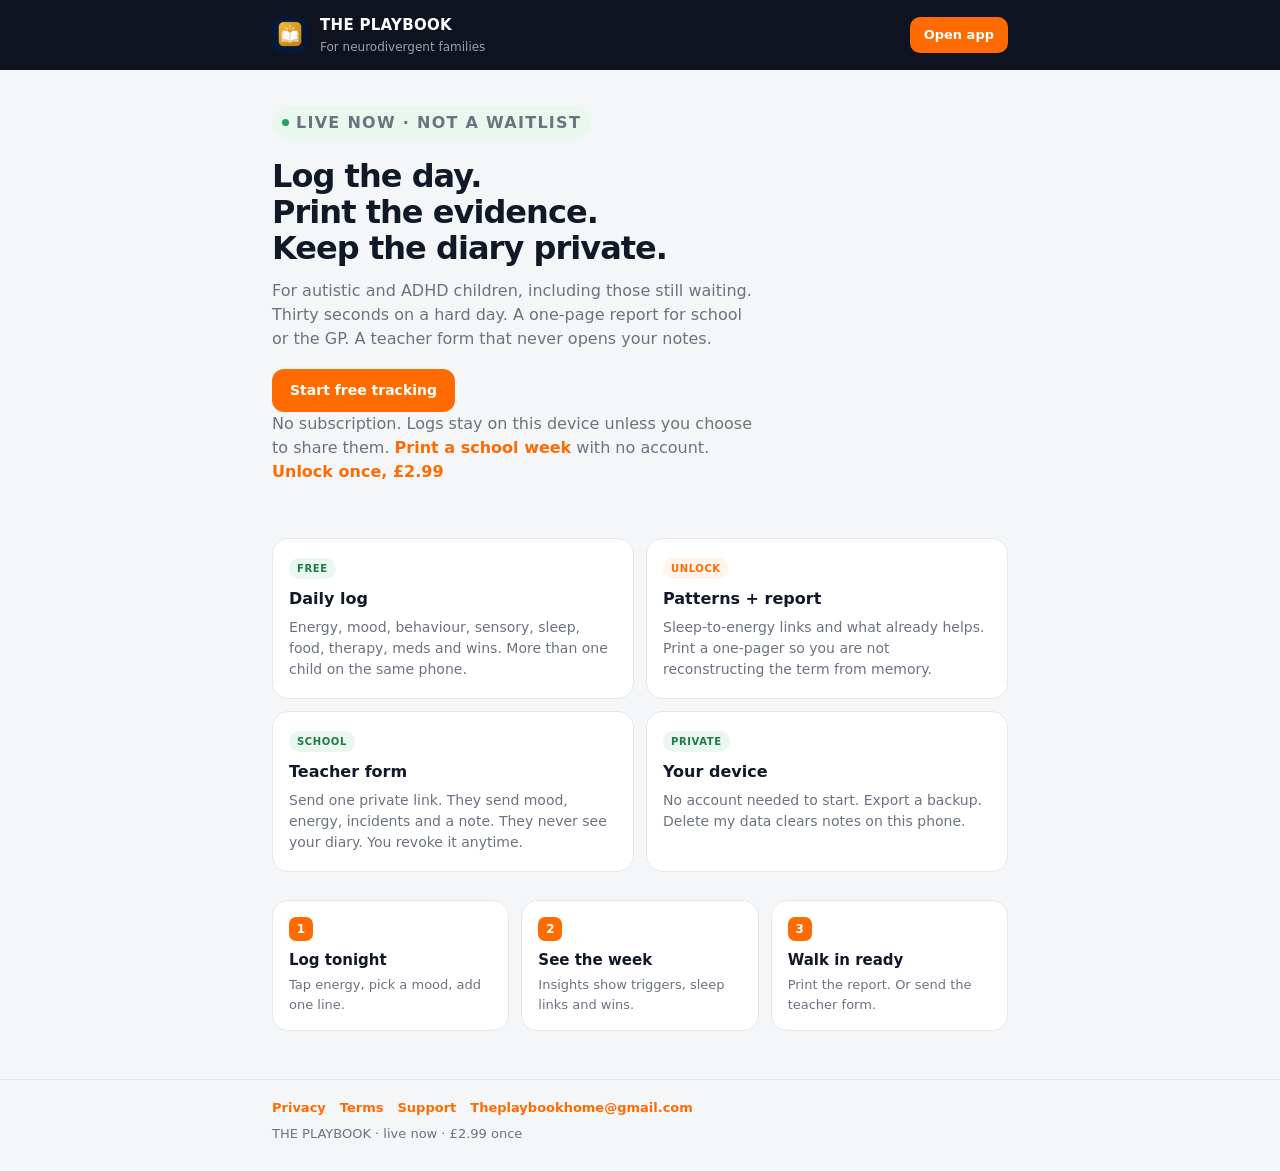
<file: index.html>
<!DOCTYPE html>
<html lang="en-GB">
<head>
<meta charset="UTF-8" />
<meta name="viewport" content="width=device-width, initial-scale=1" />
<title>THE PLAYBOOK — Private diary for neurodivergent families</title>
<meta name="description" content="Private day log for autistic and ADHD children. Print the evidence. Teacher form never opens your notes. Free to track." />
<link rel="icon" href="favicon.png" />
<link rel="manifest" href="manifest.webmanifest" />
<meta name="theme-color" content="#0E131F" />
<script>
/* iPad/Chrome home-screen: drop stale Playbook caches before Open app. */
(function () {
  try {
    if (navigator.serviceWorker) {
      navigator.serviceWorker.getRegistrations().then(function (regs) {
        regs.forEach(function (r) { r.unregister(); });
      });
    }
    if (window.caches && caches.keys) {
      caches.keys().then(function (keys) {
        keys.forEach(function (k) {
          if (String(k).indexOf("playbook") === 0) caches.delete(k);
        });
      });
    }
  } catch (e) {}
})();
</script>
<style>
  :root{ --navy:#0E131F; --orange:#FF6B00; --bg:#F4F6F8; --line:#E2E8F0; --ink:#111827; --soft:#6B7280; }
  *{ box-sizing:border-box; }
  body{ margin:0; font-family:system-ui,-apple-system,Segoe UI,Roboto,Helvetica,Arial,sans-serif; background:var(--bg); color:var(--ink); line-height:1.5; }
  a{ color:var(--orange); font-weight:600; text-decoration:none; }
  .wrap{ max-width:780px; margin:0 auto; padding:0 22px 48px; }
  header{ background:var(--navy); color:#fff; }
  header .inner{ max-width:780px; margin:0 auto; padding:14px 22px; display:flex; align-items:center; gap:12px; }
  .logo{ width:36px; height:36px; border-radius:9px; object-fit:cover; }
  header h1{ margin:0; font-size:15px; letter-spacing:.3px; }
  header p{ margin:1px 0 0; font-size:12px; color:rgba(255,255,255,.6); }
  .hdr-btn{ margin-left:auto; background:var(--orange); color:#fff; padding:8px 14px; border-radius:10px; font-size:13px; font-weight:700; }
  .hero{ padding:36px 0 8px; }
  .live{ display:inline-flex; align-items:center; gap:7px; font-size:11px; font-weight:800; letter-spacing:.08em; text-transform:uppercase; color:#1E7A46; background:#EAF7EF; border-radius:999px; padding:5px 10px; margin:0 0 14px; }
  .live i{ width:7px; height:7px; border-radius:50%; background:#22A45A; display:block; }
  .hero h2{ font-size:32px; line-height:1.14; margin:0 0 12px; letter-spacing:-.03em; }
  .hero p{ font-size:16px; color:var(--soft); margin:0 0 18px; max-width:48ch; }
  .hero-actions{ display:flex; flex-wrap:wrap; gap:10px; align-items:center; }
  .btn{ display:inline-block; padding:11px 18px; border-radius:12px; font-weight:700; font-size:14px; }
  .btn-primary{ background:var(--orange); color:#fff; }
  .btn-dark{ background:var(--navy); color:#fff; }
  .hint{ margin:10px 0 0; font-size:13px; color:var(--soft); }
  .grid{ display:grid; grid-template-columns:1fr 1fr; gap:12px; margin:28px 0 0; }
  .card{ background:#fff; border:1px solid var(--line); border-radius:16px; padding:16px 16px 18px; min-height:148px; }
  .card h3{ margin:0 0 6px; font-size:16px; }
  .card p{ margin:0; font-size:14px; color:var(--soft); }
  .tag{ display:inline-block; font-size:10px; font-weight:800; letter-spacing:.06em; text-transform:uppercase; padding:3px 8px; border-radius:999px; margin-bottom:8px; }
  .tag.free{ background:#EAF7EF; color:#1E7A46; }
  .tag.paid{ background:#FFF4EB; color:var(--orange); }
  .steps{ display:grid; grid-template-columns:repeat(3,1fr); gap:12px; margin:28px 0 0; }
  .step{ background:#fff; border:1px solid var(--line); border-radius:16px; padding:16px; }
  .step .n{ width:24px; height:24px; border-radius:7px; background:var(--orange); color:#fff; font-weight:800; display:grid; place-items:center; margin-bottom:8px; font-size:12px; }
  .step h4{ margin:0 0 4px; font-size:15px; }
  .step p{ margin:0; font-size:13px; color:var(--soft); }
  footer{ border-top:1px solid var(--line); padding:18px 0 28px; font-size:13px; color:var(--soft); }
  footer .links{ display:flex; gap:14px; flex-wrap:wrap; margin-bottom:6px; }
  @media (max-width:640px){
    .grid,.steps{ grid-template-columns:1fr; }
    .hero h2{ font-size:26px; }
    .card{ min-height:0; }
  }
</style>
</head>
<body>
<header>
  <div class="inner">
    <img class="logo" src="icon-192.png" width="36" height="36" alt="" />
    <div>
      <h1>THE PLAYBOOK</h1>
      <p>For neurodivergent families</p>
    </div>
    <a class="hdr-btn" href="./app.html" onclick="this.href='app.html?open='+Date.now()">Open app</a>
  </div>
</header>

<div class="wrap">
  <section class="hero">
    <p class="live"><i></i> Live now · not a waitlist</p>
    <h2>Log the day.<br>Print the evidence.<br>Keep the diary private.</h2>
    <p>For autistic and ADHD children, including those still waiting. Thirty seconds on a hard day. A one-page report for school or the GP. A teacher form that never opens your notes.</p>
    <div class="hero-actions">
      <a class="btn btn-primary" href="./app.html" onclick="this.href='app.html?open='+Date.now()">Start free tracking</a>
    </div>
    <p class="hint">No subscription. Logs stay on this device unless you choose to share them. <a href="./week.html">Print a school week</a> with no account. <a href="https://buy.stripe.com/bJe4gB2R9fbb96O52C38403">Unlock once, £2.99</a></p>
  </section>

  <div class="grid">
    <div class="card">
      <span class="tag free">Free</span>
      <h3>Daily log</h3>
      <p>Energy, mood, behaviour, sensory, sleep, food, therapy, meds and wins. More than one child on the same phone.</p>
    </div>
    <div class="card">
      <span class="tag paid">Unlock</span>
      <h3>Patterns + report</h3>
      <p>Sleep-to-energy links and what already helps. Print a one-pager so you are not reconstructing the term from memory.</p>
    </div>
    <div class="card">
      <span class="tag free">School</span>
      <h3>Teacher form</h3>
      <p>Send one private link. They send mood, energy, incidents and a note. They never see your diary. You revoke it anytime.</p>
    </div>
    <div class="card">
      <span class="tag free">Private</span>
      <h3>Your device</h3>
      <p>No account needed to start. Export a backup. Delete my data clears notes on this phone.</p>
    </div>
  </div>

  <section class="steps">
    <div class="step"><div class="n">1</div><h4>Log tonight</h4><p>Tap energy, pick a mood, add one line.</p></div>
    <div class="step"><div class="n">2</div><h4>See the week</h4><p>Insights show triggers, sleep links and wins.</p></div>
    <div class="step"><div class="n">3</div><h4>Walk in ready</h4><p>Print the report. Or send the teacher form.</p></div>
  </section>
</div>

<footer>
  <div class="wrap" style="padding-bottom:0;">
    <div class="links">
      <a href="./privacy.html">Privacy</a>
      <a href="./terms.html">Terms</a>
      <a href="./support.html">Support</a>
      <a href="mailto:Theplaybookhome@gmail.com">Theplaybookhome@gmail.com</a>
    </div>
    <div>THE PLAYBOOK · live now · £2.99 once</div>
  </div>
</footer>
</body>
</html>
</file>
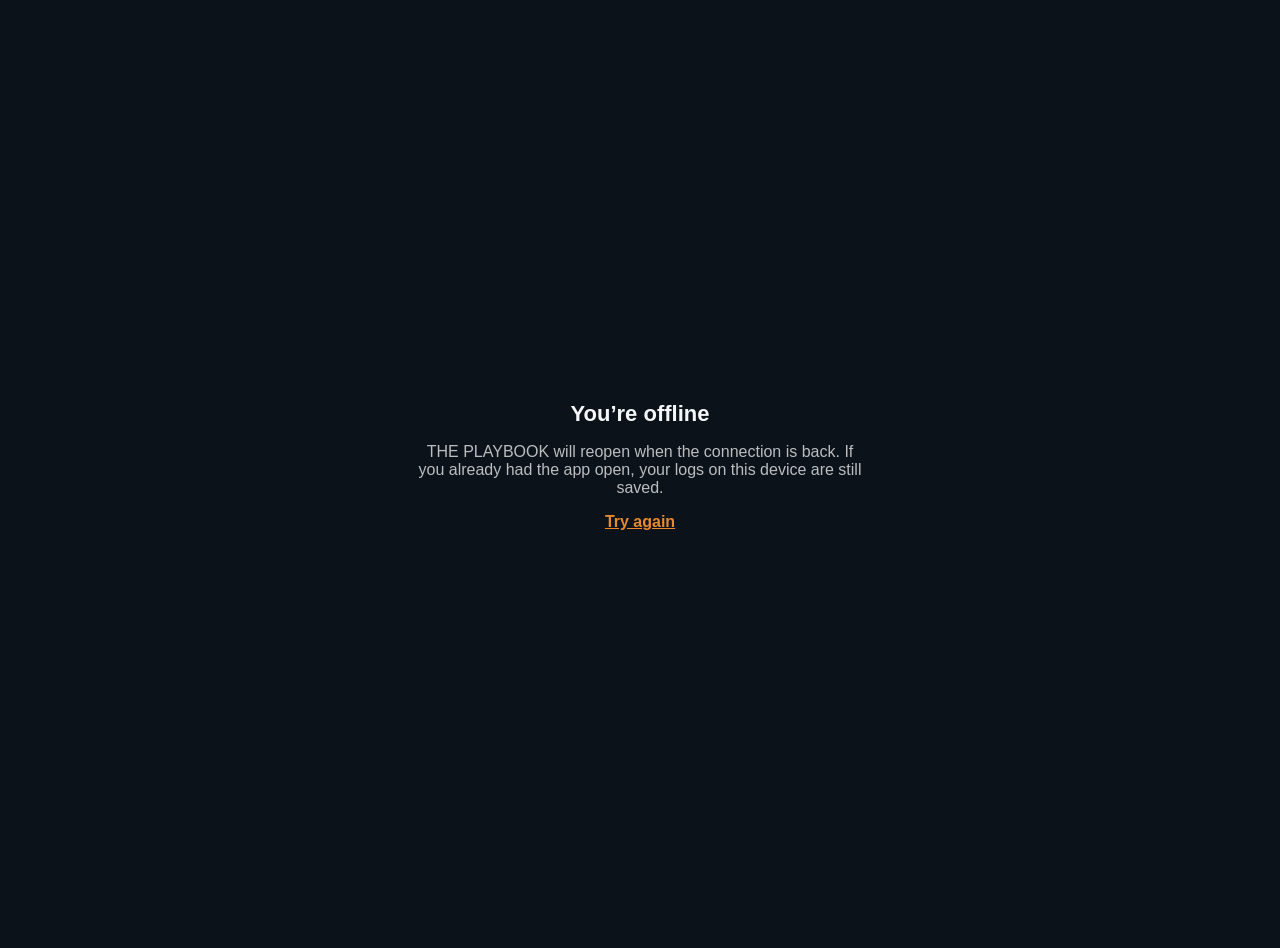
<file: offline.html>
<!DOCTYPE html>
<html lang="en-GB">
<head>
  <meta charset="UTF-8" />
  <meta name="viewport" content="width=device-width, initial-scale=1" />
  <meta name="theme-color" content="#0B1219" />
  <title>Offline — THE PLAYBOOK</title>
  <style>
    body { margin:0; min-height:100vh; display:flex; align-items:center; justify-content:center; font-family:-apple-system,BlinkMacSystemFont,"Segoe UI",sans-serif; background:#0B1219; color:#F4F6F8; text-align:center; padding:24px; }
    h1 { font-size:22px; margin:0 0 8px; }
    p { color:rgba(255,255,255,.72); max-width:28em; }
    a { color:#E8892C; font-weight:700; }
  </style>
</head>
<body>
  <div>
    <h1>You’re offline</h1>
    <p>THE PLAYBOOK will reopen when the connection is back. If you already had the app open, your logs on this device are still saved.</p>
    <p><a href="./app.html">Try again</a></p>
  </div>
</body>
</html>
</file>
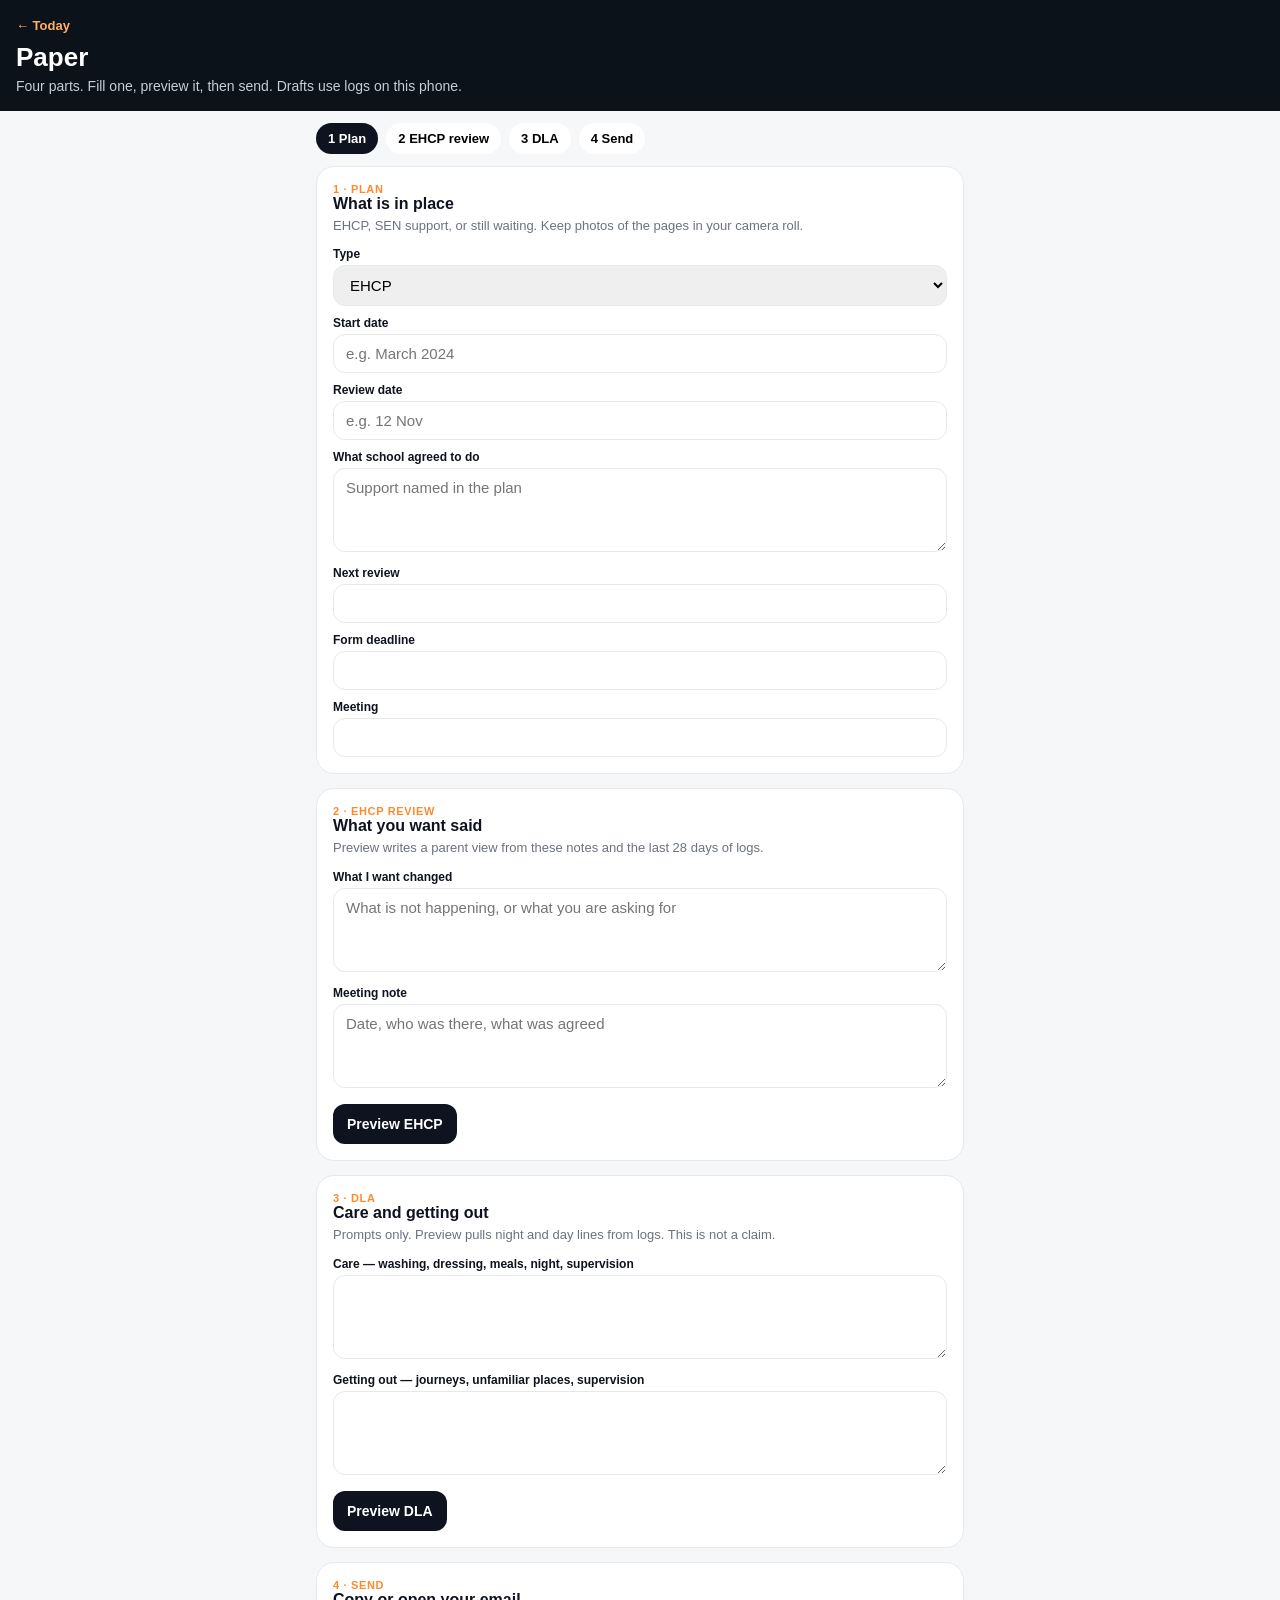
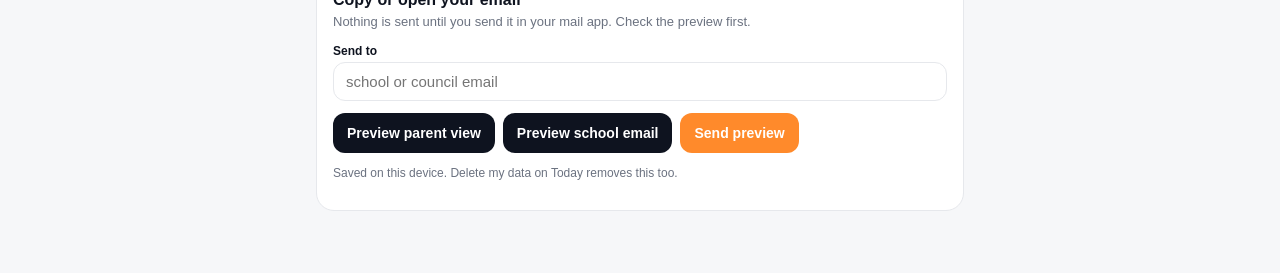
<file: paper.html>
<!DOCTYPE html>
<html lang="en">
<head>
  <meta charset="UTF-8" />
  <meta name="viewport" content="width=device-width, initial-scale=1, viewport-fit=cover" />
  <meta name="theme-color" content="#0B1219" />
  <title>Paper — THE PLAYBOOK</title>
  <style>
    :root { --ink:#0E131F; --muted:#6B7280; --line:#E6E8EC; --orange:#FF8A2B; --bg:#F6F7F9; }
    * { box-sizing: border-box; }
    body { margin:0; font-family: -apple-system, BlinkMacSystemFont, "Segoe UI", sans-serif; background:var(--bg); color:var(--ink); }
    header { background:#0B1219; color:#fff; padding:16px 16px 14px; }
    header a { color:#FFB067; text-decoration:none; font-size:13px; font-weight:700; }
    header h1 { margin:8px 0 4px; font-size:26px; }
    header p { margin:0; color:#C5CDD6; font-size:14px; line-height:1.4; }
    nav { display:flex; gap:8px; overflow:auto; padding:12px 16px 0; max-width:680px; margin:0 auto; }
    nav button { border:0; background:#fff; border-radius:999px; padding:8px 12px; font-weight:800; font-size:13px; cursor:pointer; white-space:nowrap; }
    nav button.on { background:#0E131F; color:#fff; }
    main { max-width:680px; margin:0 auto; padding:12px 16px 48px; }
    .card { background:#fff; border:1.5px solid var(--line); border-radius:18px; padding:16px; margin-bottom:14px; }
    .card h2 { margin:0 0 4px; font-size:16px; }
    .step { font-size:11px; font-weight:800; letter-spacing:.06em; text-transform:uppercase; color:var(--orange); }
    .hint { margin:0 0 12px; color:var(--muted); font-size:13px; line-height:1.45; }
    label { display:block; font-size:12px; font-weight:700; margin:10px 0 4px; }
    input, select, textarea { width:100%; border:1.5px solid var(--line); border-radius:12px; padding:10px 12px; font:inherit; font-size:15px; }
    textarea { min-height:84px; resize:vertical; }
    .row { display:flex; gap:8px; flex-wrap:wrap; margin-top:12px; }
    button.btn { border:0; border-radius:12px; padding:12px 14px; font-weight:800; cursor:pointer; font-size:14px; }
    button.primary { background:#0E131F; color:#fff; }
    button.orange { background:var(--orange); color:#fff; }
    button.ghost { background:#fff; border:1.5px solid var(--line); }
    .draft { white-space:pre-wrap; background:#FFF8F2; border:1px solid #FFE0C7; border-radius:14px; padding:12px; font-size:14px; line-height:1.45; margin-top:12px; }
    .note { font-size:12px; color:var(--muted); line-height:1.4; }
    .toast { position:fixed; left:16px; right:16px; bottom:16px; background:#0E131F; color:#fff; border-radius:12px; padding:12px 14px; display:none; }
  </style>
</head>
<body>
  <header>
    <a href="app.html?home=1&amp;v=61" id="backToday">← Today</a>
    <h1>Paper</h1>
    <p>Four parts. Fill one, preview it, then send. Drafts use logs on this phone.</p>
  </header>
  <nav>
    <button type="button" data-go="plan" class="on">1 Plan</button>
    <button type="button" data-go="review">2 EHCP review</button>
    <button type="button" data-go="dla">3 DLA</button>
    <button type="button" data-go="send">4 Send</button>
  </nav>
  <main>
    <section class="card" id="plan">
      <div class="step">1 · Plan</div>
      <h2>What is in place</h2>
      <p class="hint">EHCP, SEN support, or still waiting. Keep photos of the pages in your camera roll.</p>
      <label for="planType">Type</label>
      <select id="planType"><option>EHCP</option><option>SEN support</option><option>Waiting / no plan yet</option></select>
      <label for="planStart">Start date</label>
      <input id="planStart" placeholder="e.g. March 2024" />
      <label for="reviewDate">Review date</label>
      <input id="reviewDate" placeholder="e.g. 12 Nov" />
      <label for="provision">What school agreed to do</label>
      <textarea id="provision" placeholder="Support named in the plan"></textarea>
      <label for="nextReview">Next review</label>
      <input id="nextReview" />
      <label for="formDeadline">Form deadline</label>
      <input id="formDeadline" />
      <label for="meeting">Meeting</label>
      <input id="meeting" />
    </section>

    <section class="card" id="review">
      <div class="step">2 · EHCP review</div>
      <h2>What you want said</h2>
      <p class="hint">Preview writes a parent view from these notes and the last 28 days of logs.</p>
      <label for="wanted">What I want changed</label>
      <textarea id="wanted" placeholder="What is not happening, or what you are asking for"></textarea>
      <label for="meetingNote">Meeting note</label>
      <textarea id="meetingNote" placeholder="Date, who was there, what was agreed"></textarea>
      <div class="row">
        <button class="btn primary" type="button" id="btnEhcp">Preview EHCP</button>
      </div>
      <div id="ehcpPreview"></div>
    </section>

    <section class="card" id="dla">
      <div class="step">3 · DLA</div>
      <h2>Care and getting out</h2>
      <p class="hint">Prompts only. Preview pulls night and day lines from logs. This is not a claim.</p>
      <label for="dlaCare">Care — washing, dressing, meals, night, supervision</label>
      <textarea id="dlaCare"></textarea>
      <label for="dlaMobility">Getting out — journeys, unfamiliar places, supervision</label>
      <textarea id="dlaMobility"></textarea>
      <div class="row">
        <button class="btn primary" type="button" id="btnDla">Preview DLA</button>
      </div>
      <div id="dlaPreview"></div>
    </section>

    <section class="card" id="send">
      <div class="step">4 · Send</div>
      <h2>Copy or open your email</h2>
      <p class="hint">Nothing is sent until you send it in your mail app. Check the preview first.</p>
      <label for="sendTo">Send to</label>
      <input id="sendTo" placeholder="school or council email" />
      <div class="row">
        <button class="btn primary" type="button" id="btnParent">Preview parent view</button>
        <button class="btn primary" type="button" id="btnEmail">Preview school email</button>
        <button class="btn orange" type="button" id="btnSend">Send preview</button>
      </div>
      <div id="sendPreview"></div>
      <p class="note">Saved on this device. Delete my data on Today removes this too.</p>
    </section>
  </main>
  <div class="toast" id="toast"></div>
  <script src="./playbook-logs.js?v=61"></script>
  <script>
    const KEY = "playbook:paper-pack";
    const fields = ["planType","planStart","reviewDate","provision","wanted","meetingNote","dlaCare","dlaMobility","nextReview","formDeadline","meeting","sendTo"];
    let lastDraft = { title: "Draft", text: "", subject: "THE PLAYBOOK draft" };
    let lastAction = null;
    function toast(msg) {
      const el = document.getElementById("toast");
      el.textContent = msg;
      el.style.display = "block";
      setTimeout(() => { el.style.display = "none"; }, 1600);
    }
    function pack() {
      const data = {};
      fields.forEach((id) => { const el = document.getElementById(id); if (el) data[id] = el.value; });
      try { localStorage.setItem(KEY, JSON.stringify(data)); } catch (e) {}
      return data;
    }
    function recent(key, days) {
      if (window.PlaybookLogs && typeof window.PlaybookLogs.read === "function") {
        return window.PlaybookLogs.read(key, null, days);
      }
      try {
        const raw = localStorage.getItem("playbook:" + key);
        const list = raw ? JSON.parse(raw) : [];
        if (!Array.isArray(list)) return [];
        const cut = new Date();
        cut.setDate(cut.getDate() - days);
        const iso = cut.toISOString().slice(0, 10);
        return list.filter((e) => e && String(e.date || "") >= iso);
      } catch (e) { return []; }
    }
    function lineDaily(e) {
      const mood = Array.isArray(e.mood) ? e.mood.join(", ") : (e.mood || "");
      return [e.date + ": energy " + (e.energy || "—"), mood, e.challenges ? "Hard: " + e.challenges : "", e.wentWell ? "Helped: " + e.wentWell : "", e.notes || ""].filter(Boolean).join(". ");
    }
    function showDraft(boxId, title, text, subject) {
      lastDraft = { title: title, text: text, subject: subject };
      const box = document.getElementById(boxId);
      box.innerHTML = "";
      const pre = document.createElement("div");
      pre.className = "draft";
      pre.textContent = title + "\n\n" + text;
      const copy = document.createElement("button");
      copy.className = "btn ghost";
      copy.type = "button";
      copy.style.marginTop = "8px";
      copy.textContent = "Copy";
      copy.onclick = () => navigator.clipboard.writeText(text).then(() => toast("Copied")).catch(() => toast("Select the text to copy"));
      box.appendChild(pre);
      box.appendChild(copy);
    }
    function sendDraft() {
      if (!lastDraft.text) { toast("Preview a section first"); return; }
      const to = (document.getElementById("sendTo").value || "").trim();
      window.location.href = "mailto:" + encodeURIComponent(to) + "?subject=" + encodeURIComponent(lastDraft.subject) + "&body=" + encodeURIComponent(lastDraft.text);
      toast("Opening your email app");
    }
    function previewEhcp() {
      const p = pack();
      const daily = recent("daily-log-entries", 28).sort((a,b) => String(a.date).localeCompare(String(b.date)));
      const beh = recent("behavior-log-entries", 28);
      const text = [
        "DRAFT EHCP parent view — check before you send. From logs on this phone only. Not advice.",
        "",
        "Plan: " + (p.planType || "EHCP"),
        p.planStart ? "Started: " + p.planStart : "",
        p.reviewDate ? "Review date: " + p.reviewDate : "",
        "",
        "What the plan says school will do:",
        p.provision || "Not filled in yet.",
        "",
        "What I want changed at this review:",
        p.wanted || "Not filled in yet.",
        "",
        "What home has looked like:",
        daily.length ? daily.map(lineDaily).join("\n") : "No daily logs in the last 28 days.",
        beh.length ? "\nIncidents:\n" + beh.map((e) => e.date + ": " + (e.whatHappened || "") + (e.whatHelped ? " Helped: " + e.whatHelped : "")).join("\n") : "",
        p.meetingNote ? "\nMeeting note:\n" + p.meetingNote : ""
      ].filter(Boolean).join("\n");
      showDraft("ehcpPreview", "EHCP preview", text, "EHCP review — parent view");
    }
    function previewDla() {
      const p = pack();
      const sleep = recent("sleep-food-entries", 28);
      const daily = recent("daily-log-entries", 28).slice(0, 8);
      const beh = recent("behavior-log-entries", 28).slice(0, 6);
      const text = [
        "DRAFT DLA examples. Only from logs. Empty means you have not logged that yet. Not a claim.",
        "",
        "Night / sleep:",
        sleep.length ? sleep.map((e) => e.date + ": sleep " + (e.sleepQuality || "—") + "/5" + (e.notes ? " — " + e.notes : "")).join("\n") : "No sleep logs yet.",
        "",
        "Day / care:",
        daily.length ? daily.map(lineDaily).join("\n") : "No daily notes yet.",
        beh.length ? "\nSupervision:\n" + beh.map((e) => e.date + ": " + (e.whatHappened || "")).join("\n") : "",
        p.dlaCare ? "\nYour care note:\n" + p.dlaCare : "",
        p.dlaMobility ? "\nYour mobility note:\n" + p.dlaMobility : ""
      ].join("\n");
      showDraft("dlaPreview", "DLA preview", text, "DLA examples from the home log");
    }
    function previewParent() {
      const p = pack();
      const daily = recent("daily-log-entries", 14).sort((a,b) => String(a.date).localeCompare(String(b.date)));
      const text = [
        "DRAFT parent view — check before you send.",
        "",
        daily.length ? daily.map(lineDaily).join("\n") : "No daily logs in the last 14 days.",
        p.wanted ? "\nWhat I want changed:\n" + p.wanted : ""
      ].join("\n");
      showDraft("sendPreview", "Parent view preview", text, "Parent view for the meeting");
    }
    function previewEmail() {
      const p = pack();
      const hard = recent("daily-log-entries", 14).filter((e) => e.challenges).slice(0, 5).map((e) => e.date + ": " + e.challenges);
      const text = [
        "DRAFT — edit before you send.",
        "",
        "Hello,",
        "",
        "I am writing ahead of our meeting.",
        hard.length ? "From the home log:\n" + hard.join("\n") : "I do not have home logs for the last 14 days yet.",
        p.wanted ? "\nI would like us to look at:\n" + p.wanted : "",
        "",
        "Thank you"
      ].join("\n");
      showDraft("sendPreview", "School email preview", text, "Notes before the meeting");
    }
    document.getElementById("btnEhcp").onclick = () => { lastAction = previewEhcp; previewEhcp(); };
    document.getElementById("btnDla").onclick = () => { lastAction = previewDla; previewDla(); };
    document.getElementById("btnParent").onclick = () => { lastAction = previewParent; previewParent(); };
    document.getElementById("btnEmail").onclick = () => { lastAction = previewEmail; previewEmail(); };
    document.getElementById("btnSend").onclick = sendDraft;
    document.querySelectorAll("nav button").forEach((btn) => {
      btn.onclick = () => {
        document.querySelectorAll("nav button").forEach((b) => b.classList.remove("on"));
        btn.classList.add("on");
        document.getElementById(btn.getAttribute("data-go")).scrollIntoView({ behavior: "smooth", block: "start" });
      };
    });
    try {
      const saved = JSON.parse(localStorage.getItem(KEY) || "{}");
      fields.forEach((id) => { const el = document.getElementById(id); if (el && saved[id]) el.value = saved[id]; });
    } catch (e) {}
    fields.forEach((id) => {
      const el = document.getElementById(id);
      if (!el) return;
      el.addEventListener("input", () => { pack(); if (lastAction) lastAction(); });
      el.addEventListener("change", () => { pack(); if (lastAction) lastAction(); });
      el.addEventListener("blur", pack);
    });
  
    var back = document.getElementById("backToday");
    if (back && window.parent !== window) {
      back.addEventListener("click", function (e) {
        e.preventDefault();
        window.parent.postMessage({ type: "playbook-home" }, window.location.origin);
      });
    }
  </script>
</body>
</html>
</file>
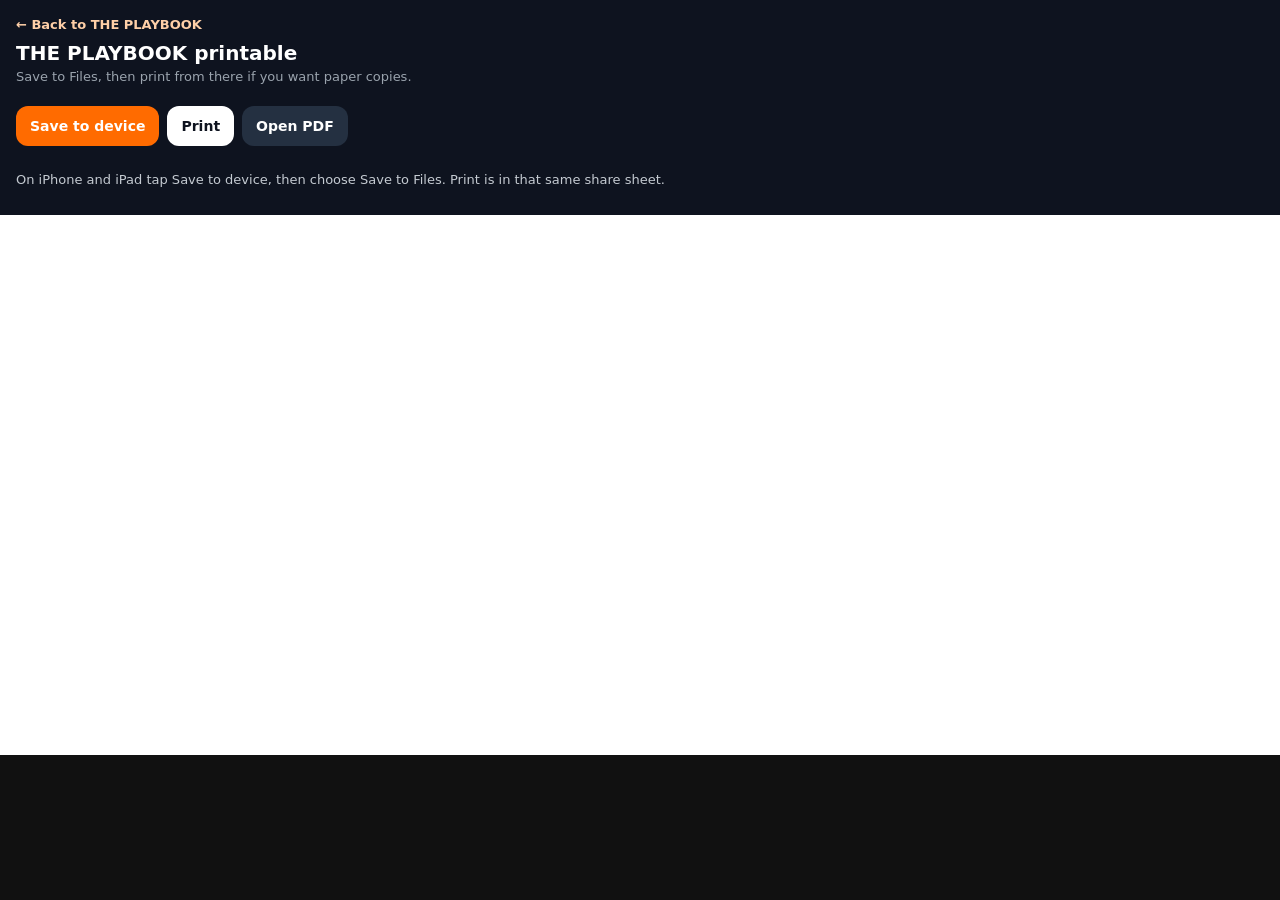
<file: print-pack.html>
<!DOCTYPE html>
<html lang="en-GB">
<head>
  <meta charset="UTF-8" />
  <meta name="viewport" content="width=device-width, initial-scale=1, viewport-fit=cover" />
  <title>Printable — THE PLAYBOOK</title>
  <meta name="theme-color" content="#0E131F" />
  <style>
    :root { --navy:#0E131F; --orange:#FF6B00; --bg:#F4F6F8; --ink:#111827; --soft:#6B7280; }
    * { box-sizing: border-box; }
    body { margin:0; font-family:system-ui,-apple-system,Segoe UI,Roboto,sans-serif; background:var(--navy); color:#fff; min-height:100vh; display:flex; flex-direction:column; }
    header { padding:14px 16px 10px; }
    header a { color:#FFD0A8; font-weight:700; text-decoration:none; font-size:13px; }
    h1 { font-size:20px; margin:8px 0 4px; }
    .sub { color:#9AA3AD; font-size:13px; margin:0 0 12px; }
    .actions { display:flex; flex-wrap:wrap; gap:8px; padding:0 16px 12px; }
    button, .btn {
      appearance:none; border:0; border-radius:12px; padding:12px 14px; font-weight:800; font-size:14px;
      font-family:inherit; cursor:pointer; text-decoration:none; display:inline-block;
    }
    .save { background:var(--orange); color:#fff; }
    .print { background:#fff; color:var(--navy); }
    .open { background:#243041; color:#fff; }
    .hint { padding:0 16px 12px; color:#C4CAD1; font-size:13px; line-height:1.45; min-height:1.4em; }
    .frame-wrap { flex:1; background:#111; min-height:50vh; }
    iframe, embed { width:100%; height:100%; min-height:60vh; border:0; background:#fff; }
    @media print {
      header, .actions, .hint { display:none !important; }
      body { background:#fff; }
      .frame-wrap, iframe, embed { height:100vh; }
    }
  </style>
</head>
<body>
  <header>
    <a href="./app.html">← Back to THE PLAYBOOK</a>
    <h1 id="title">Printable pack</h1>
    <p class="sub" id="sub">Save to Files, then print from there if you want paper copies.</p>
  </header>
  <div class="actions">
    <button class="save" id="saveBtn" type="button">Save to device</button>
    <button class="print" id="printBtn" type="button">Print</button>
    <a class="btn open" id="openBtn" href="#" target="_blank" rel="noopener">Open PDF</a>
  </div>
  <p class="hint" id="hint">On iPhone and iPad tap Save to device, then choose Save to Files. Print is in that same share sheet.</p>
  <div class="frame-wrap"><iframe id="frame" title="PDF preview"></iframe></div>
  <script>
    const params = new URLSearchParams(location.search);
    const file = params.get("file") || "1-visual-supports.pdf";
    const title = params.get("title") || "THE PLAYBOOK printable";
    const autoPrint = params.get("print") === "1";
    const url = new URL(file, location.href).href;
    document.title = title + " — THE PLAYBOOK";
    document.getElementById("title").textContent = title;
    document.getElementById("openBtn").href = url;
    document.getElementById("frame").src = url;
    function say(msg) { document.getElementById("hint").textContent = msg; }
    async function blobFor() {
      const res = await fetch(url, { credentials: "same-origin" });
      if (!res.ok) throw new Error("Could not load PDF");
      const blob = await res.blob();
      return blob.type && blob.type.indexOf("pdf") >= 0 ? blob : new Blob([blob], { type: "application/pdf" });
    }
    async function save() {
      say("Preparing file…");
      try {
        const blob = await blobFor();
        const name = file.split("/").pop() || "playbook-printable.pdf";
        if (navigator.share && navigator.canShare) {
          const f = new File([blob], name, { type: "application/pdf" });
          if (navigator.canShare({ files: [f] })) {
            await navigator.share({ files: [f], title: title, text: "Save to Files or Print" });
            say("Share sheet opened. Choose Save to Files or Print.");
            return;
          }
        }
        const a = document.createElement("a");
        a.href = URL.createObjectURL(blob);
        a.download = name;
        document.body.appendChild(a);
        a.click();
        a.remove();
        say("Download started. Check Files or Downloads.");
      } catch (e) {
        if (e && e.name === "AbortError") { say(""); return; }
        window.open(url, "_blank", "noopener");
        say("Opened the PDF. Use Share → Save to Files or Print.");
      }
    }
    function printPack() {
      try {
        const frame = document.getElementById("frame");
        if (frame && frame.contentWindow) {
          frame.contentWindow.focus();
          frame.contentWindow.print();
          say("If the print box did not appear, tap Save to device and choose Print.");
          return;
        }
      } catch (e) {}
      window.print();
    }
    document.getElementById("saveBtn").onclick = save;
    document.getElementById("printBtn").onclick = printPack;
    if (autoPrint) setTimeout(printPack, 800);
  </script>
</body>
</html>
</file>
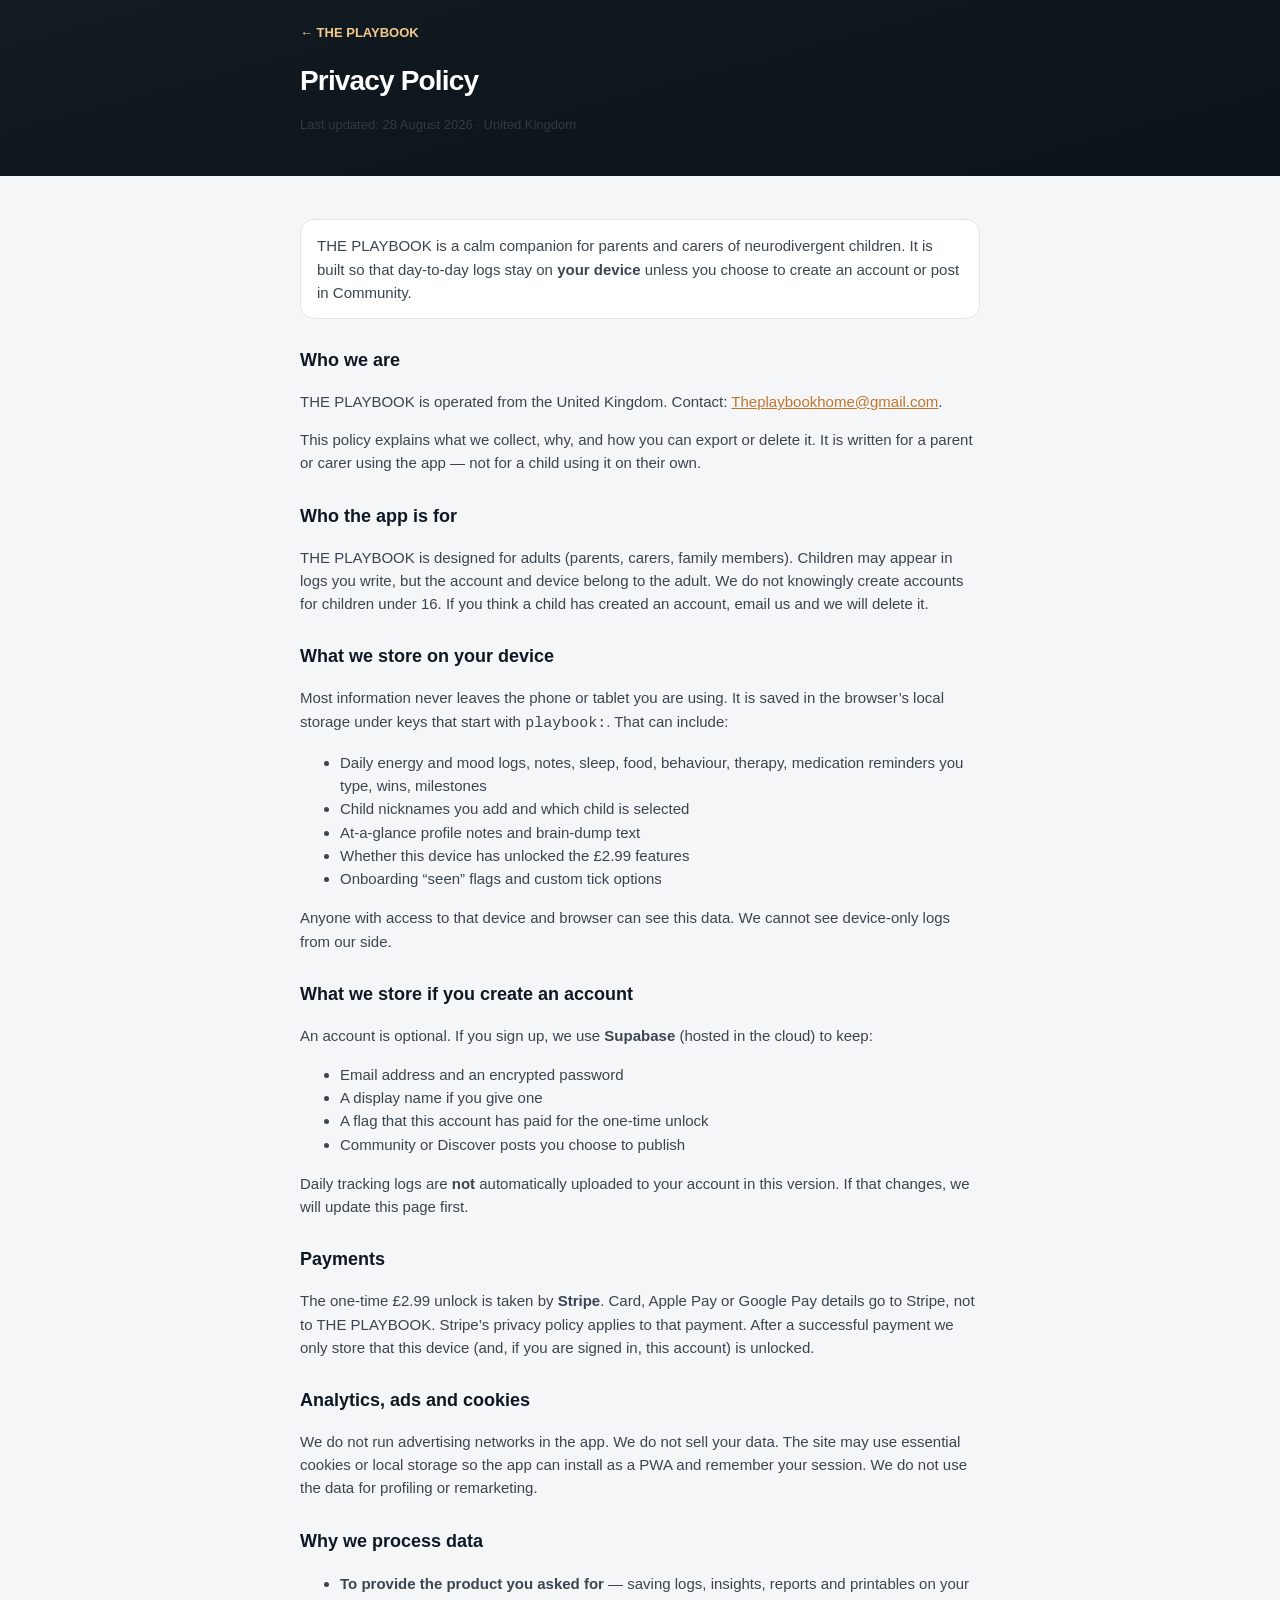
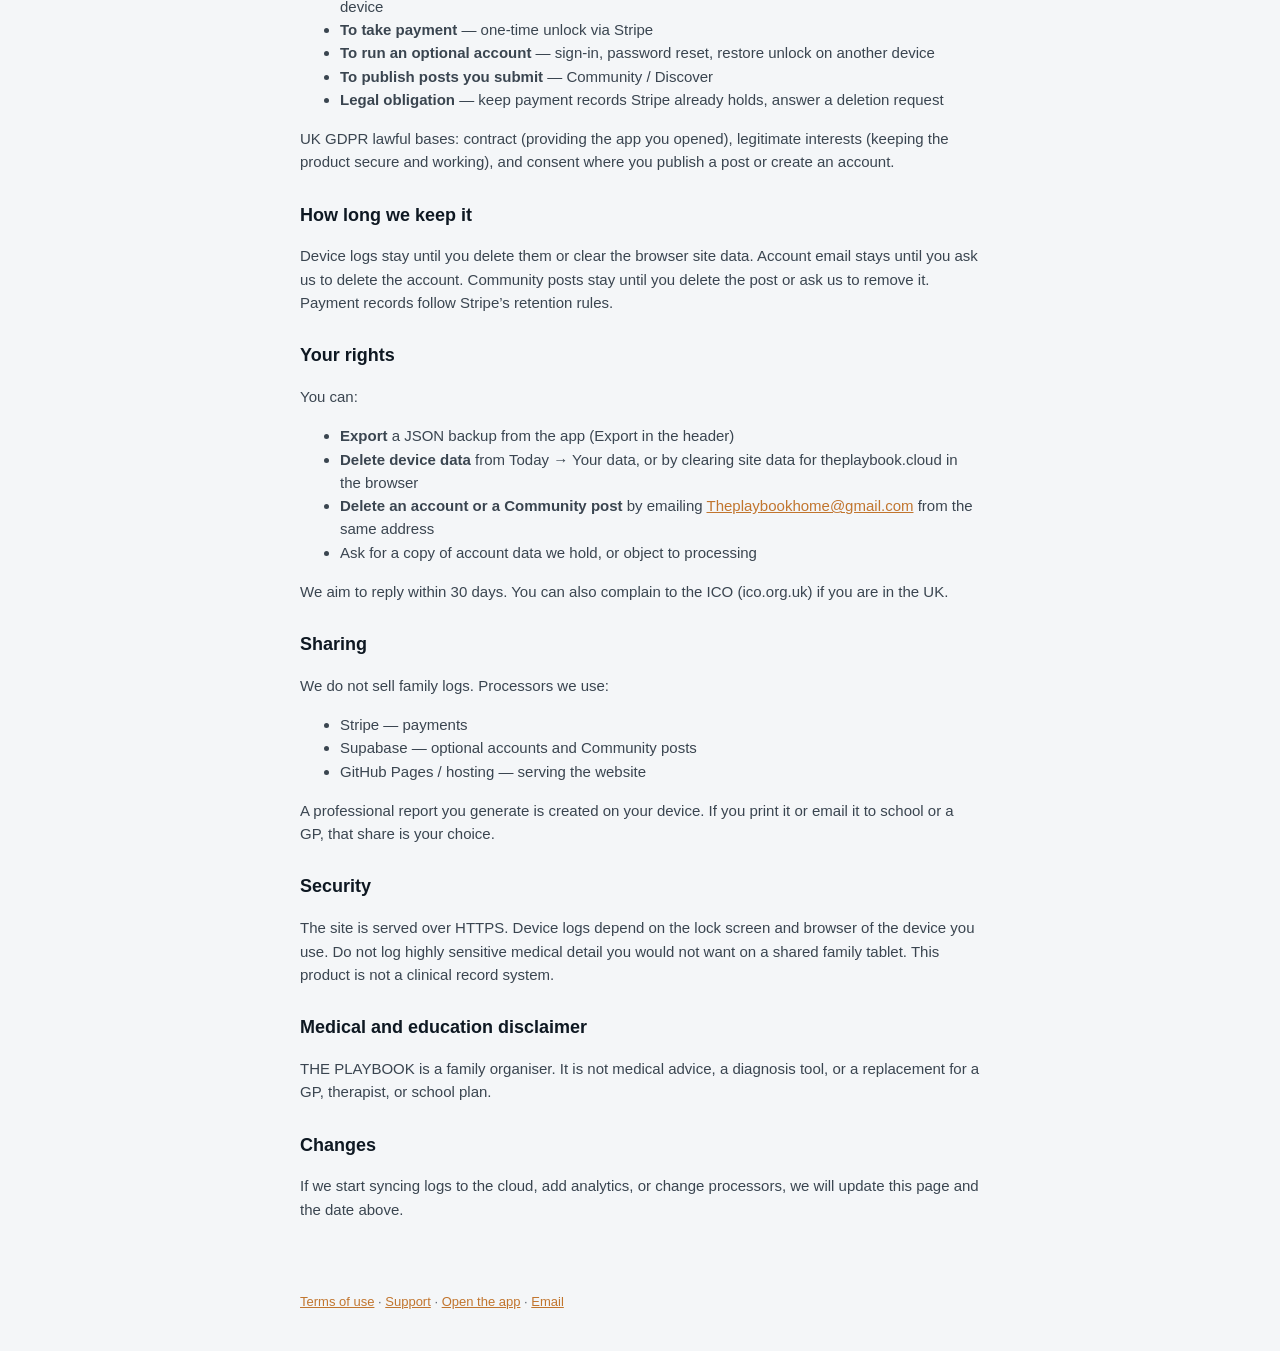
<file: privacy.html>
<!DOCTYPE html>
<html lang="en-GB">
<head>
  <meta charset="UTF-8" />
  <meta name="viewport" content="width=device-width, initial-scale=1, viewport-fit=cover" />
  <meta name="theme-color" content="#0B1219" />
  <title>Privacy Policy — THE PLAYBOOK</title>
  <link rel="icon" type="image/png" href="favicon.png" />
  <style>
    :root { --navy:#0E1822; --navy-dark:#0B1219; --amber:#E8892C; --amber-deep:#C1752E; --paper:#F4F6F8; --ink:#111827; --soft:#5C6570; --line:#E2E6EA; }
    * { box-sizing: border-box; }
    body { margin:0; font-family:-apple-system,BlinkMacSystemFont,"Segoe UI",Roboto,Helvetica,Arial,sans-serif; background:var(--paper); color:var(--ink); line-height:1.55; }
    header { background:linear-gradient(165deg,#121A22,#0B1219); color:#fff; padding:20px 0 28px; }
    .wrap { max-width:720px; margin:0 auto; padding:0 20px; }
    .back { color:#F5C98A; text-decoration:none; font-weight:700; font-size:13px; }
    h1 { font-size:28px; margin:14px 0 6px; letter-spacing:-.03em; }
    .meta { opacity:.8; font-size:13px; }
    main { padding:28px 0 56px; }
    h2 { font-size:18px; color:var(--navy); margin:28px 0 8px; }
    p, li { font-size:15px; color:#3a4550; }
    a { color:var(--amber-deep); }
    .note { background:#fff; border:1px solid var(--line); border-radius:14px; padding:14px 16px; }
    footer { padding:0 0 40px; font-size:13px; color:var(--soft); }
  </style>
</head>
<body>
  <header>
    <div class="wrap">
      <a class="back" href="./index.html?stay=1">← THE PLAYBOOK</a>
      <h1>Privacy Policy</h1>
      <p class="meta">Last updated: 28 August 2026 · United Kingdom</p>
    </div>
  </header>
  <main>
    <div class="wrap">
      <p class="note">THE PLAYBOOK is a calm companion for parents and carers of neurodivergent children. It is built so that day-to-day logs stay on <strong>your device</strong> unless you choose to create an account or post in Community.</p>
      <h2>Who we are</h2>
      <p>THE PLAYBOOK is operated from the United Kingdom. Contact: <a href="mailto:Theplaybookhome@gmail.com">Theplaybookhome@gmail.com</a>.</p>
      <p>This policy explains what we collect, why, and how you can export or delete it. It is written for a parent or carer using the app — not for a child using it on their own.</p>
      <h2>Who the app is for</h2>
      <p>THE PLAYBOOK is designed for adults (parents, carers, family members). Children may appear in logs you write, but the account and device belong to the adult. We do not knowingly create accounts for children under 16. If you think a child has created an account, email us and we will delete it.</p>
      <h2>What we store on your device</h2>
      <p>Most information never leaves the phone or tablet you are using. It is saved in the browser’s local storage under keys that start with <code>playbook:</code>. That can include:</p>
      <ul>
        <li>Daily energy and mood logs, notes, sleep, food, behaviour, therapy, medication reminders you type, wins, milestones</li>
        <li>Child nicknames you add and which child is selected</li>
        <li>At-a-glance profile notes and brain-dump text</li>
        <li>Whether this device has unlocked the £2.99 features</li>
        <li>Onboarding “seen” flags and custom tick options</li>
      </ul>
      <p>Anyone with access to that device and browser can see this data. We cannot see device-only logs from our side.</p>
      <h2>What we store if you create an account</h2>
      <p>An account is optional. If you sign up, we use <strong>Supabase</strong> (hosted in the cloud) to keep:</p>
      <ul>
        <li>Email address and an encrypted password</li>
        <li>A display name if you give one</li>
        <li>A flag that this account has paid for the one-time unlock</li>
        <li>Community or Discover posts you choose to publish</li>
      </ul>
      <p>Daily tracking logs are <strong>not</strong> automatically uploaded to your account in this version. If that changes, we will update this page first.</p>
      <h2>Payments</h2>
      <p>The one-time £2.99 unlock is taken by <strong>Stripe</strong>. Card, Apple Pay or Google Pay details go to Stripe, not to THE PLAYBOOK. Stripe’s privacy policy applies to that payment. After a successful payment we only store that this device (and, if you are signed in, this account) is unlocked.</p>
      <h2>Analytics, ads and cookies</h2>
      <p>We do not run advertising networks in the app. We do not sell your data. The site may use essential cookies or local storage so the app can install as a PWA and remember your session. We do not use the data for profiling or remarketing.</p>
      <h2>Why we process data</h2>
      <ul>
        <li><strong>To provide the product you asked for</strong> — saving logs, insights, reports and printables on your device</li>
        <li><strong>To take payment</strong> — one-time unlock via Stripe</li>
        <li><strong>To run an optional account</strong> — sign-in, password reset, restore unlock on another device</li>
        <li><strong>To publish posts you submit</strong> — Community / Discover</li>
        <li><strong>Legal obligation</strong> — keep payment records Stripe already holds, answer a deletion request</li>
      </ul>
      <p>UK GDPR lawful bases: contract (providing the app you opened), legitimate interests (keeping the product secure and working), and consent where you publish a post or create an account.</p>
      <h2>How long we keep it</h2>
      <p>Device logs stay until you delete them or clear the browser site data. Account email stays until you ask us to delete the account. Community posts stay until you delete the post or ask us to remove it. Payment records follow Stripe’s retention rules.</p>
      <h2>Your rights</h2>
      <p>You can:</p>
      <ul>
        <li><strong>Export</strong> a JSON backup from the app (Export in the header)</li>
        <li><strong>Delete device data</strong> from Today → Your data, or by clearing site data for theplaybook.cloud in the browser</li>
        <li><strong>Delete an account or a Community post</strong> by emailing <a href="mailto:Theplaybookhome@gmail.com">Theplaybookhome@gmail.com</a> from the same address</li>
        <li>Ask for a copy of account data we hold, or object to processing</li>
      </ul>
      <p>We aim to reply within 30 days. You can also complain to the ICO (ico.org.uk) if you are in the UK.</p>
      <h2>Sharing</h2>
      <p>We do not sell family logs. Processors we use:</p>
      <ul>
        <li>Stripe — payments</li>
        <li>Supabase — optional accounts and Community posts</li>
        <li>GitHub Pages / hosting — serving the website</li>
      </ul>
      <p>A professional report you generate is created on your device. If you print it or email it to school or a GP, that share is your choice.</p>
      <h2>Security</h2>
      <p>The site is served over HTTPS. Device logs depend on the lock screen and browser of the device you use. Do not log highly sensitive medical detail you would not want on a shared family tablet. This product is not a clinical record system.</p>
      <h2>Medical and education disclaimer</h2>
      <p>THE PLAYBOOK is a family organiser. It is not medical advice, a diagnosis tool, or a replacement for a GP, therapist, or school plan.</p>
      <h2>Changes</h2>
      <p>If we start syncing logs to the cloud, add analytics, or change processors, we will update this page and the date above.</p>
    </div>
  </main>
  <footer>
    <div class="wrap">
      <a href="./terms.html">Terms of use</a> ·
      <a href="./support.html">Support</a> ·
      <a href="./app.html">Open the app</a> ·
      <a href="mailto:Theplaybookhome@gmail.com">Email</a>
    </div>
  </footer>
</body>
</html>
</file>
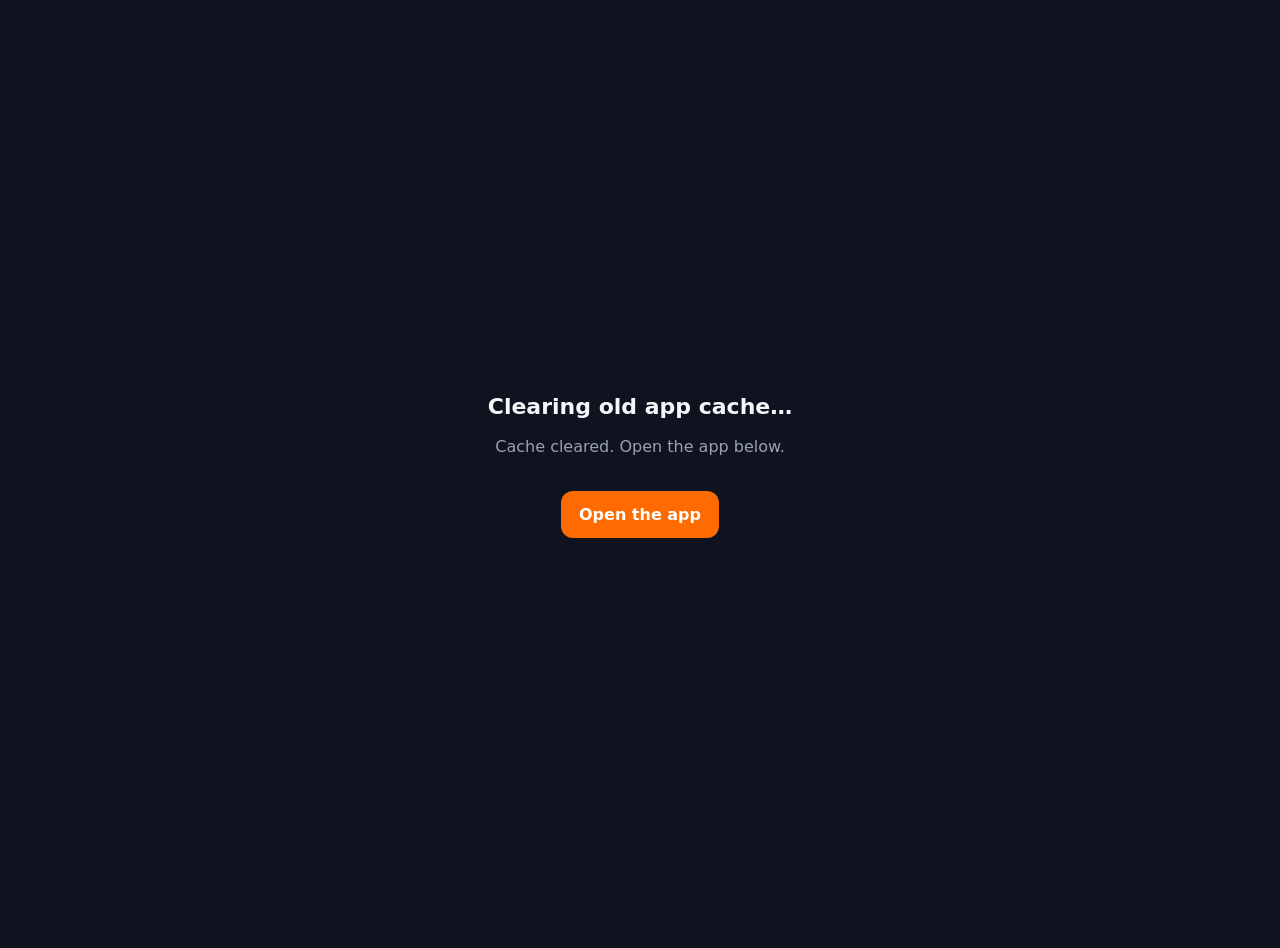
<file: reset.html>
<!DOCTYPE html>
<html lang="en-GB">
<head>
  <meta charset="UTF-8" />
  <meta name="viewport" content="width=device-width, initial-scale=1" />
  <title>Reset THE PLAYBOOK</title>
  <meta name="theme-color" content="#0E131F" />
  <style>
    body { margin:0; min-height:100vh; display:flex; align-items:center; justify-content:center; font-family:system-ui,-apple-system,sans-serif; background:#0E131F; color:#F4F6F8; text-align:center; padding:24px; }
    h1 { font-size:22px; margin:0 0 10px; }
    p { color:#9AA3AD; max-width:28em; line-height:1.45; }
    a { display:inline-block; margin-top:16px; background:#FF6B00; color:#fff; font-weight:800; text-decoration:none; padding:12px 18px; border-radius:12px; }
  </style>
</head>
<body>
  <div>
    <h1>Clearing old app cache…</h1>
    <p id="st">Give this a couple of seconds on the iPad.</p>
    <p><a id="go" href="./app.html?v=61" style="display:none">Open the app</a></p>
  </div>
  <script>
    (async function () {
      var st = document.getElementById("st");
      try {
        if (navigator.serviceWorker) {
          var regs = await navigator.serviceWorker.getRegistrations();
          await Promise.all(regs.map(function (r) { return r.unregister(); }));
        }
        if (window.caches) {
          var keys = await caches.keys();
          await Promise.all(keys.map(function (k) { return caches.delete(k); }));
        }
        st.textContent = "Cache cleared. Open the app below.";
      } catch (e) {
        st.textContent = "Could not clear everything. Still try Open the app.";
      }
      document.getElementById("go").style.display = "inline-block";
    })();
  </script>
</body>
</html>
</file>
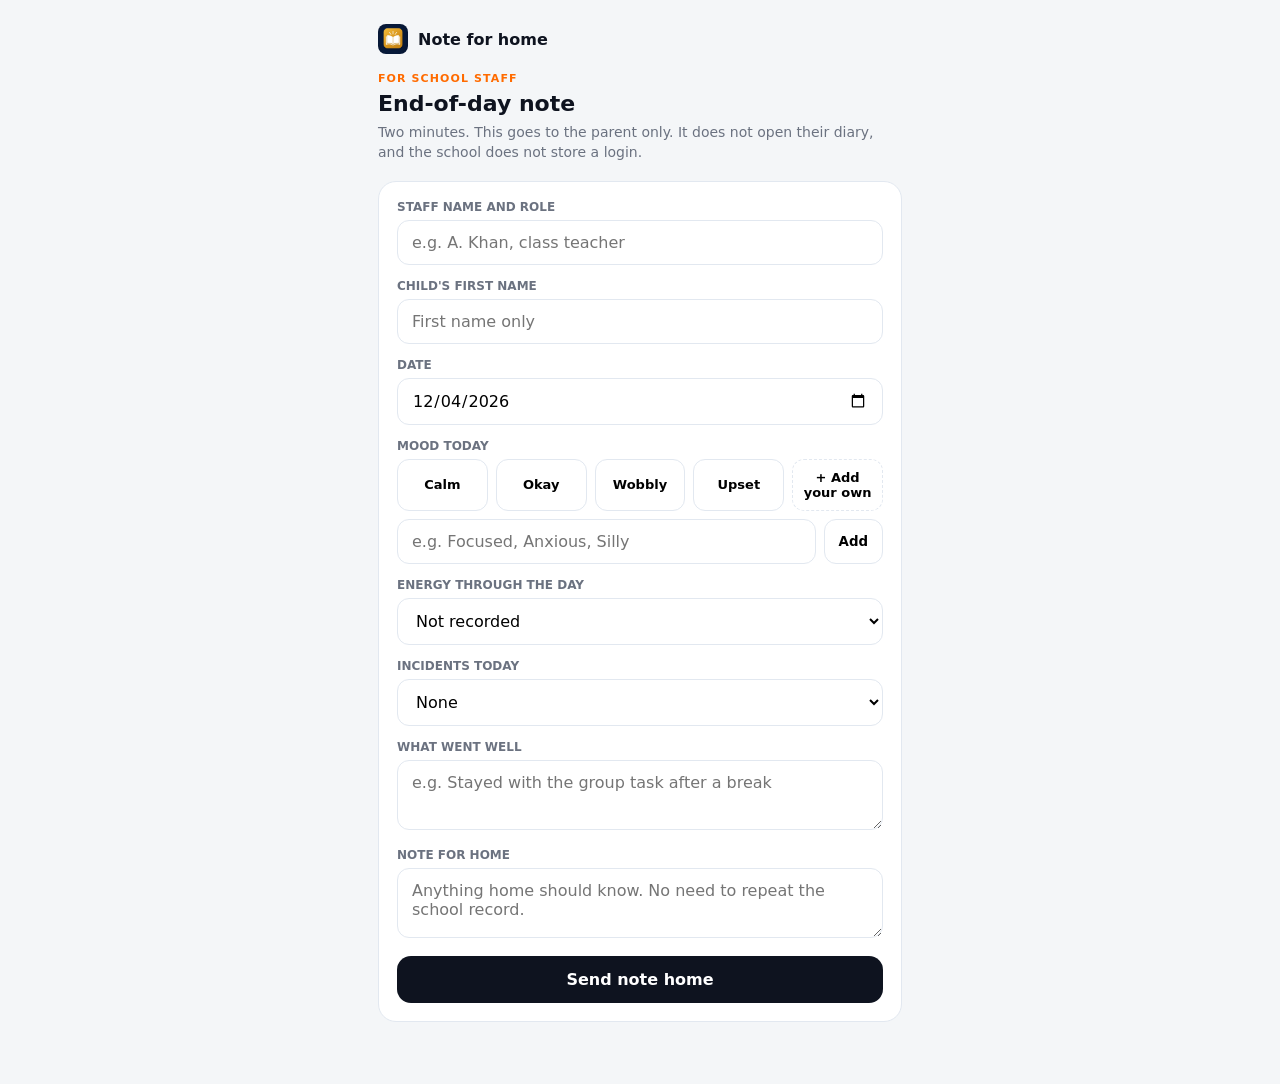
<file: school.html>
<!DOCTYPE html>
<html lang="en">
<head>
  <meta charset="UTF-8" />
  <meta name="viewport" content="width=device-width, initial-scale=1, viewport-fit=cover" />
  <meta name="theme-color" content="#0B1219" />
  <title>Note for home · school form</title>
  <link rel="icon" type="image/png" href="favicon.png" />
  <style>
    :root { --navy:#0E131F; --amber:#FF6B00; --paper:#F4F6F8; --line:#E2E8F0; --ink:#111827; --soft:#6B7280; }
    * { box-sizing: border-box; }
    body { margin:0; font-family: system-ui, -apple-system, Segoe UI, Roboto, Helvetica, Arial, sans-serif; background:var(--paper); color:var(--ink); }
    .wrap { max-width:560px; margin:0 auto; padding:24px 18px 48px; }
    .brand { display:flex; align-items:center; gap:10px; font-weight:800; color:var(--navy); }
    .brand img { width:30px; height:30px; border-radius:8px; }
    .kicker { font-size:11px; font-weight:800; letter-spacing:.1em; text-transform:uppercase; color:var(--amber); margin:18px 0 6px; }
    h1 { font-size:22px; margin:0 0 6px; color:var(--navy); }
    .sub { font-size:14px; color:var(--soft); margin:0 0 18px; line-height:1.45; }
    .card { background:#fff; border:1px solid var(--line); border-radius:18px; padding:18px; margin-bottom:14px; }
    .field { margin-bottom:14px; }
    .field label { display:block; font-size:12px; font-weight:700; color:var(--soft); margin-bottom:6px; text-transform:uppercase; }
    .field input, .field textarea, .field select { width:100%; border:1.5px solid var(--line); border-radius:12px; padding:12px 14px; font-size:16px; font-family:inherit; background:#fff; }
    .field textarea { min-height:70px; }
    .moods { display:flex; gap:8px; flex-wrap:wrap; }
    .mood { flex:1; min-width:64px; border:1.5px solid var(--line); background:#fff; border-radius:12px; padding:10px 6px; font-size:13px; font-weight:700; cursor:pointer; font-family:inherit; }
    .mood.on { border-color:var(--amber); background:#FFF4EB; color:var(--navy); }
    .mood.custom { border-style:dashed; }
    .btn { width:100%; border:0; border-radius:14px; padding:14px; font-size:16px; font-weight:800; background:var(--navy); color:#fff; cursor:pointer; font-family:inherit; }
    .btn:disabled { opacity:.5; }
    .ok { background:#ECFDF5; border:1px solid #A7F3D0; color:#065F46; border-radius:12px; padding:12px 14px; }
    .err { background:#FEF2F2; border:1px solid #FECACA; color:#991B1B; border-radius:12px; padding:12px 14px; }
    .foot { margin-top:18px; font-size:12px; color:var(--soft); }
    .hidden { display:none; }
    .custom-row { display:flex; gap:8px; margin-top:8px; }
    .custom-row input { flex:1; }
    .custom-row button { border:1.5px solid var(--line); background:#fff; border-radius:12px; padding:0 14px; font-weight:700; cursor:pointer; font-family:inherit; }
  </style>
</head>
<body>
  <div class="wrap">
    <div class="brand"><img src="icon-192.png" alt="" /> Note for home</div>
    <div id="form-view">
      <div class="kicker">For school staff</div>
      <h1>End-of-day note</h1>
      <p class="sub">Two minutes. This goes to the parent only. It does not open their diary, and the school does not store a login.</p>
      <div class="card">
        <div class="field"><label>Staff name and role</label><input id="author" maxlength="40" placeholder="e.g. A. Khan, class teacher" /></div>
        <div class="field"><label>Child's first name</label><input id="child" maxlength="24" placeholder="First name only" /></div>
        <div class="field"><label>Date</label><input id="date" type="date" /></div>
        <div class="field">
          <label>Mood today</label>
          <div class="moods" id="moods">
            <button type="button" class="mood" data-v="Calm">Calm</button>
            <button type="button" class="mood" data-v="Okay">Okay</button>
            <button type="button" class="mood" data-v="Wobbly">Wobbly</button>
            <button type="button" class="mood" data-v="Upset">Upset</button>
            <button type="button" class="mood custom" data-v="__custom__">+ Add your own</button>
          </div>
          <div class="custom-row hidden" id="custom-row">
            <input id="custom-mood" type="text" placeholder="e.g. Focused, Anxious, Silly" maxlength="24" />
            <button type="button" id="custom-add">Add</button>
          </div>
        </div>
        <div class="field"><label>Energy through the day</label><select id="energy"><option value="">Not recorded</option><option>High</option><option>Okay</option><option>Low</option></select></div>
        <div class="field"><label>Incidents today</label><select id="incidents"><option>None</option><option>1</option><option>2+</option></select></div>
        <div class="field"><label>What went well</label><textarea id="wins" placeholder="e.g. Stayed with the group task after a break"></textarea></div>
        <div class="field"><label>Note for home</label><textarea id="note" placeholder="Anything home should know. No need to repeat the school record."></textarea></div>
        <button class="btn" id="send" type="button">Send note home</button>
        <div id="msg" class="hidden" style="margin-top:14px;"></div>
      </div>
    </div>
    <div id="done-view" class="hidden">
      <div class="kicker">Sent</div>
      <h1>Note sent home</h1>
      <div class="ok" id="done-text"></div>
    </div>
  </div>
  <script>
    (function () {
      const SUPABASE_URL = "https://kknaxghkbgjvgblhcaay.supabase.co";
      const SUPABASE_ANON_KEY = "eyJhbGciOiJIUzI1NiIsInR5cCI6IkpXVCJ9.eyJpc3MiOiJzdXBhYmFzZSIsInJlZiI6ImtrbmF4Z2hrYmdqdmdibGhjYWF5Iiwicm9sZSI6ImFub24iLCJpYXQiOjE3ODc1NjUzMzgsImV4cCI6MjEwMzE0MTMzOH0.3HCBXqbqpatgUBApHUORAYpOtg9zX_NfhzlqBtb5W0k";
      const token = (new URLSearchParams(location.search).get("t") || new URLSearchParams(location.search).get("share") || "").trim();
      document.getElementById("date").value = new Date().toISOString().slice(0,10);
      let mood = "";
      const customRow = document.getElementById("custom-row");
      const customInput = document.getElementById("custom-mood");
      document.querySelectorAll("#moods .mood").forEach(function (b) {
        b.addEventListener("click", function () {
          document.querySelectorAll("#moods .mood").forEach(function (x) { x.classList.remove("on"); });
          b.classList.add("on");
          const v = b.getAttribute("data-v");
          if (v === "__custom__") { mood = ""; customRow.classList.remove("hidden"); customInput.focus(); }
          else { mood = v; customRow.classList.add("hidden"); customInput.value = ""; }
        });
      });
      document.getElementById("custom-add").addEventListener("click", function () {
        const v = customInput.value.trim();
        if (!v) return;
        mood = v.slice(0, 24);
        customRow.classList.add("hidden");
      });
      customInput.addEventListener("keydown", function (e) {
        if (e.key === "Enter") { e.preventDefault(); document.getElementById("custom-add").click(); }
      });
      const msg = document.getElementById("msg");
      function show(t, ok) { msg.className = ok ? "ok" : "err"; msg.textContent = t; msg.classList.remove("hidden"); }
      document.getElementById("send").addEventListener("click", async function () {
        const child = document.getElementById("child").value.trim();
        const author = document.getElementById("author").value.trim() || "Teacher";
        if (!child) return show("Enter the child's first name.", false);
        if (!token) return show("This link is missing its code. Ask the parent for a fresh school link.", false);
        if (!mood && customInput.value.trim()) mood = customInput.value.trim().slice(0,24);
        if (!mood) return show("Pick a mood, or add your own.", false);
        const payload = {
          token: token,
          child: child.slice(0,24),
          note_date: document.getElementById("date").value,
          mood: mood,
          energy: document.getElementById("energy").value || null,
          incidents: document.getElementById("incidents").value || null,
          wins: document.getElementById("wins").value.trim().slice(0,300) || null,
          body: document.getElementById("note").value.trim().slice(0,400) || null,
          author_name: author.slice(0,40),
          role: "Teacher"
        };
        const btn = document.getElementById("send");
        btn.disabled = true; btn.textContent = "Sending…";
        try {
          const headers = { apikey: SUPABASE_ANON_KEY, Authorization: "Bearer " + SUPABASE_ANON_KEY, "Content-Type": "application/json", Prefer: "return=minimal" };
          const look = await fetch(SUPABASE_URL + "/rest/v1/playbook_share_links?token=eq." + encodeURIComponent(token) + "&select=token,active", { headers: { apikey: SUPABASE_ANON_KEY, Authorization: "Bearer " + SUPABASE_ANON_KEY } });
          let rows = [];
          try { rows = look.ok ? await look.json() : []; } catch (e) { rows = []; }
          if (rows && rows[0] && rows[0].active === false) throw new Error("The parent turned this link off. Ask them for a new teacher form link.");
          if (!rows || !rows.length) {
            const reg = await fetch(SUPABASE_URL + "/rest/v1/playbook_share_links", {
              method: "POST",
              headers: Object.assign({}, headers, { Prefer: "resolution=merge-duplicates,return=minimal" }),
              body: JSON.stringify({ token: token, label: "Teacher form", active: true })
            });
            if (!reg.ok && reg.status !== 409) console.warn("register link", reg.status, await reg.text());
          }
          const res = await fetch(SUPABASE_URL + "/rest/v1/playbook_school_notes", { method: "POST", headers: headers, body: JSON.stringify(payload) });
          if (!res.ok) {
            const errText = await res.text();
            if (res.status === 404 || errText.indexOf("PGRST205") !== -1) throw new Error("School inbox is not switched on yet. Parent needs the one-time setup.");
            if (res.status === 401 || res.status === 403 || errText.indexOf("row-level") !== -1) throw new Error("This link is not active. Ask the parent to create a new teacher form link.");
            throw new Error("Could not send. Try again.");
          }
          document.getElementById("form-view").classList.add("hidden");
          document.getElementById("done-view").classList.remove("hidden");
          document.getElementById("done-text").textContent = "Sent for " + child + ". The parent will see it in THE PLAYBOOK.";
        } catch (err) {
          show(err.message || "Send failed.", false);
          btn.disabled = false; btn.textContent = "Send to parent";
        }
      });
    })();
  </script>
</body>
</html>
</file>
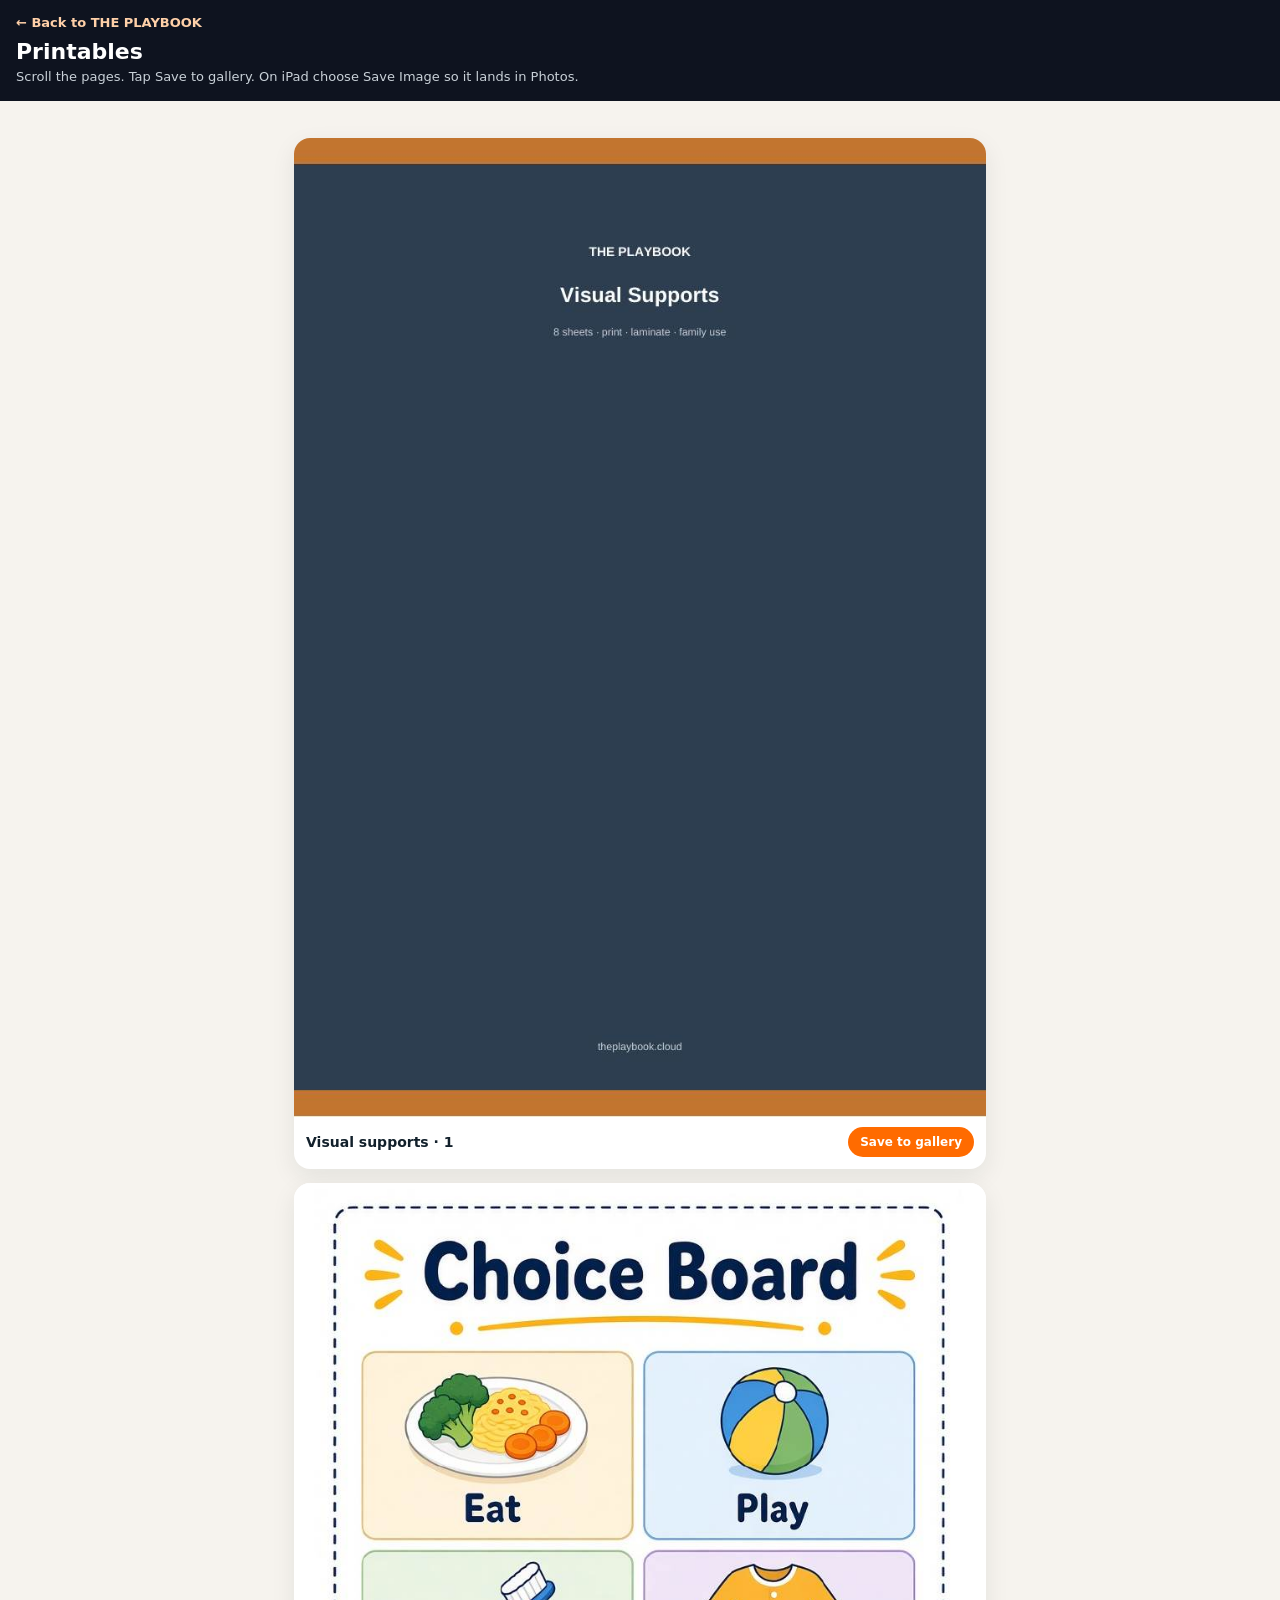
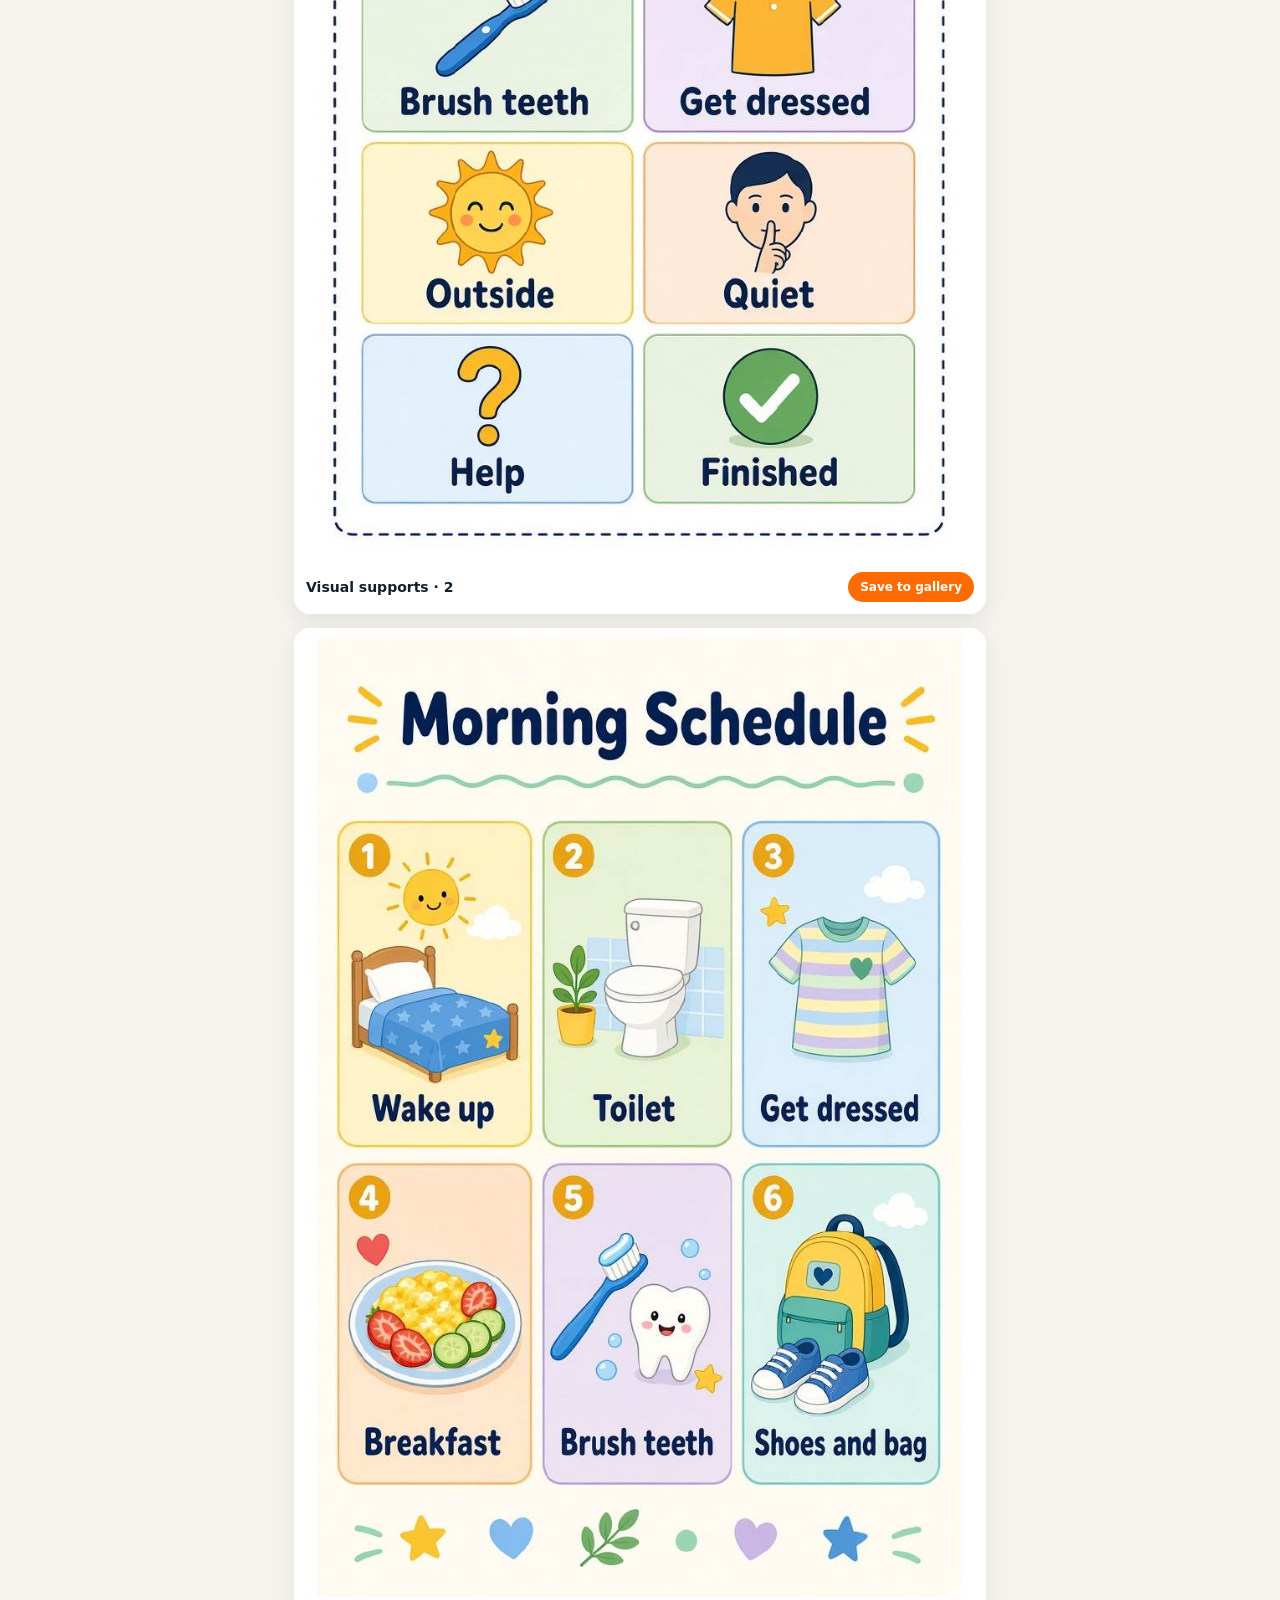
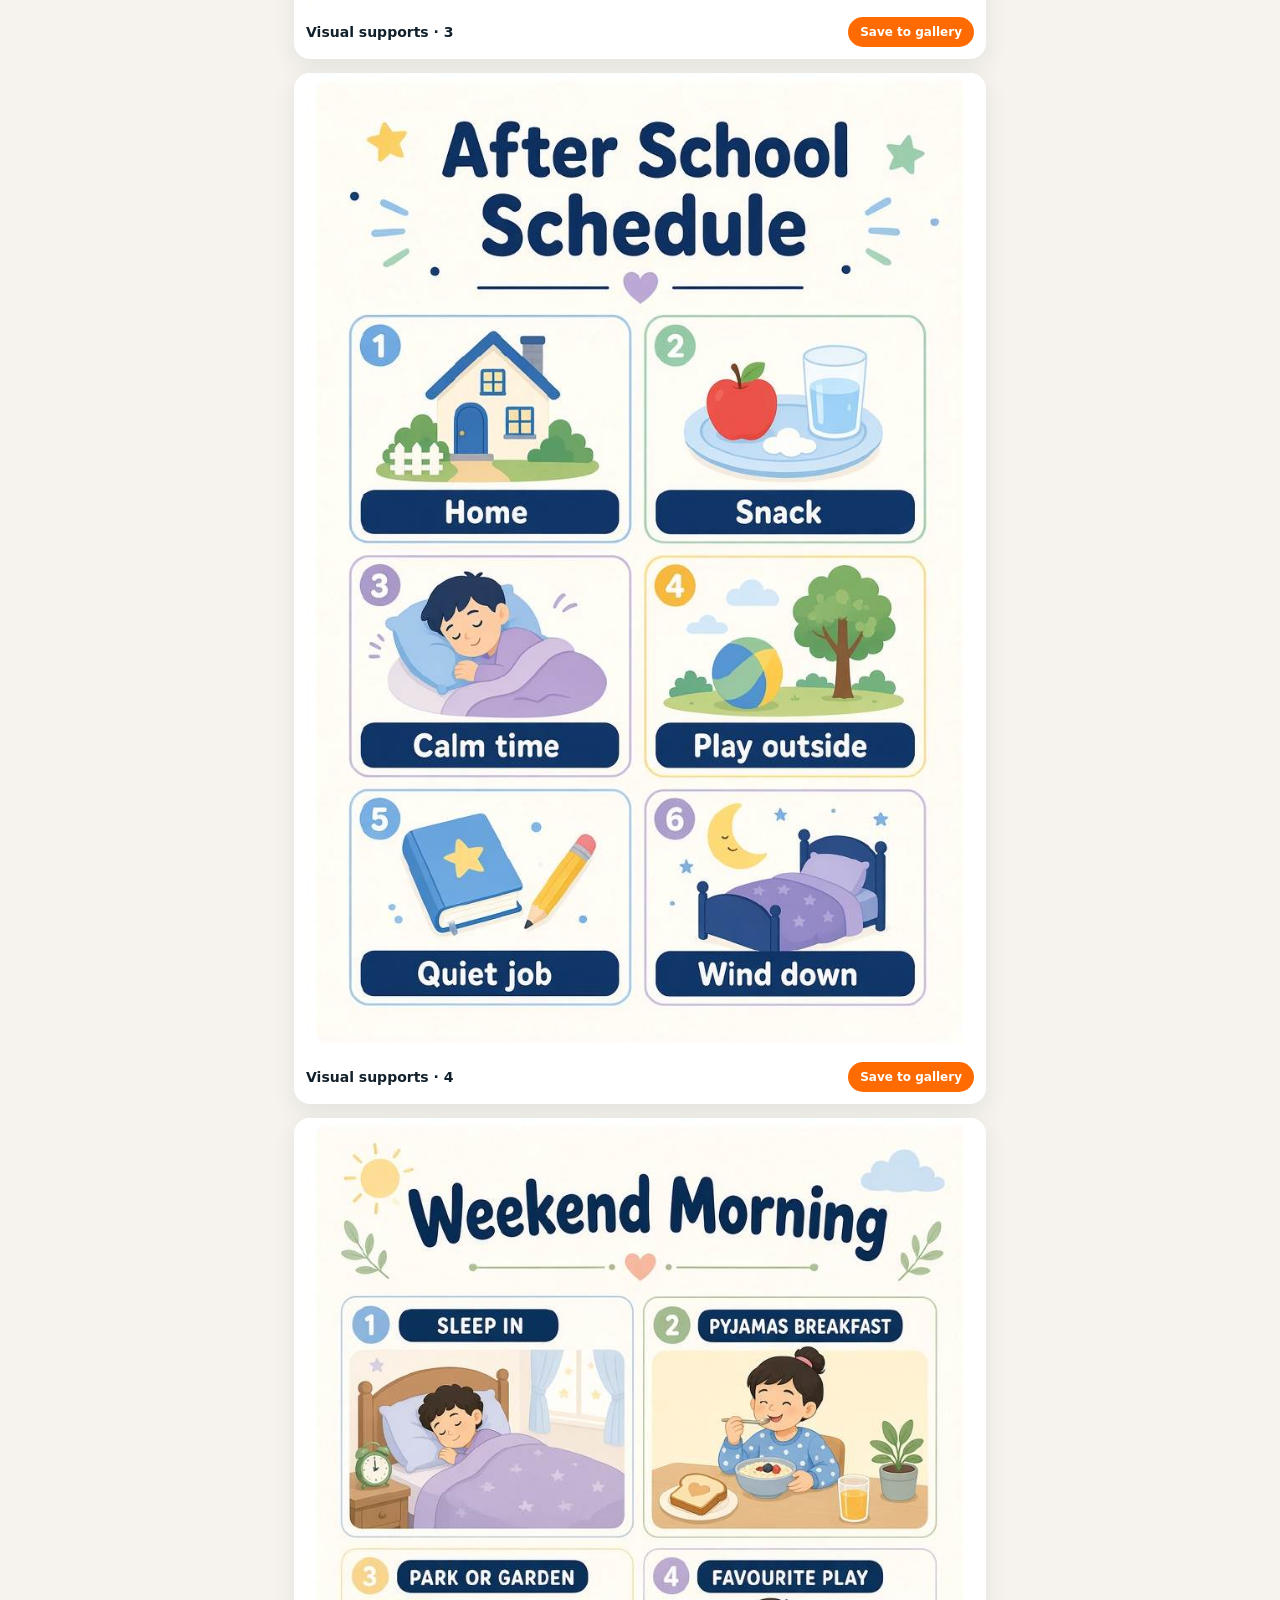
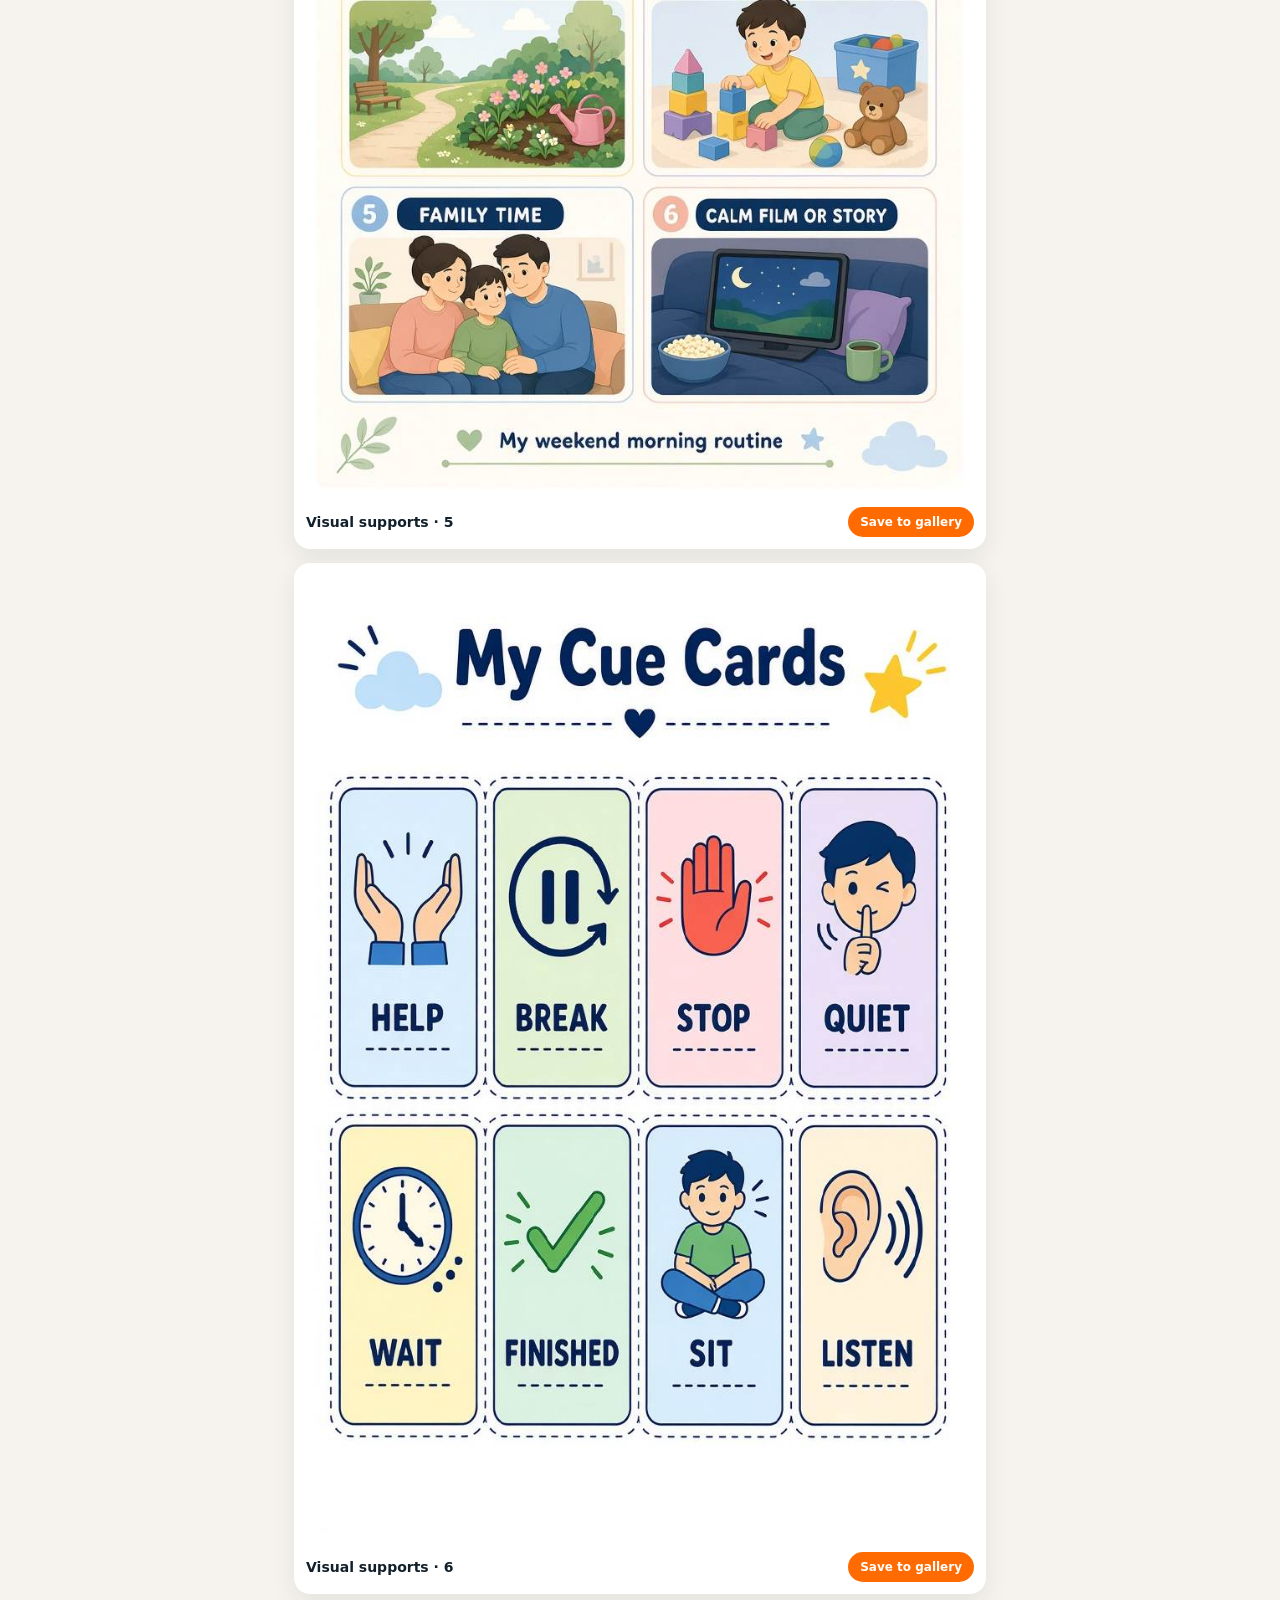
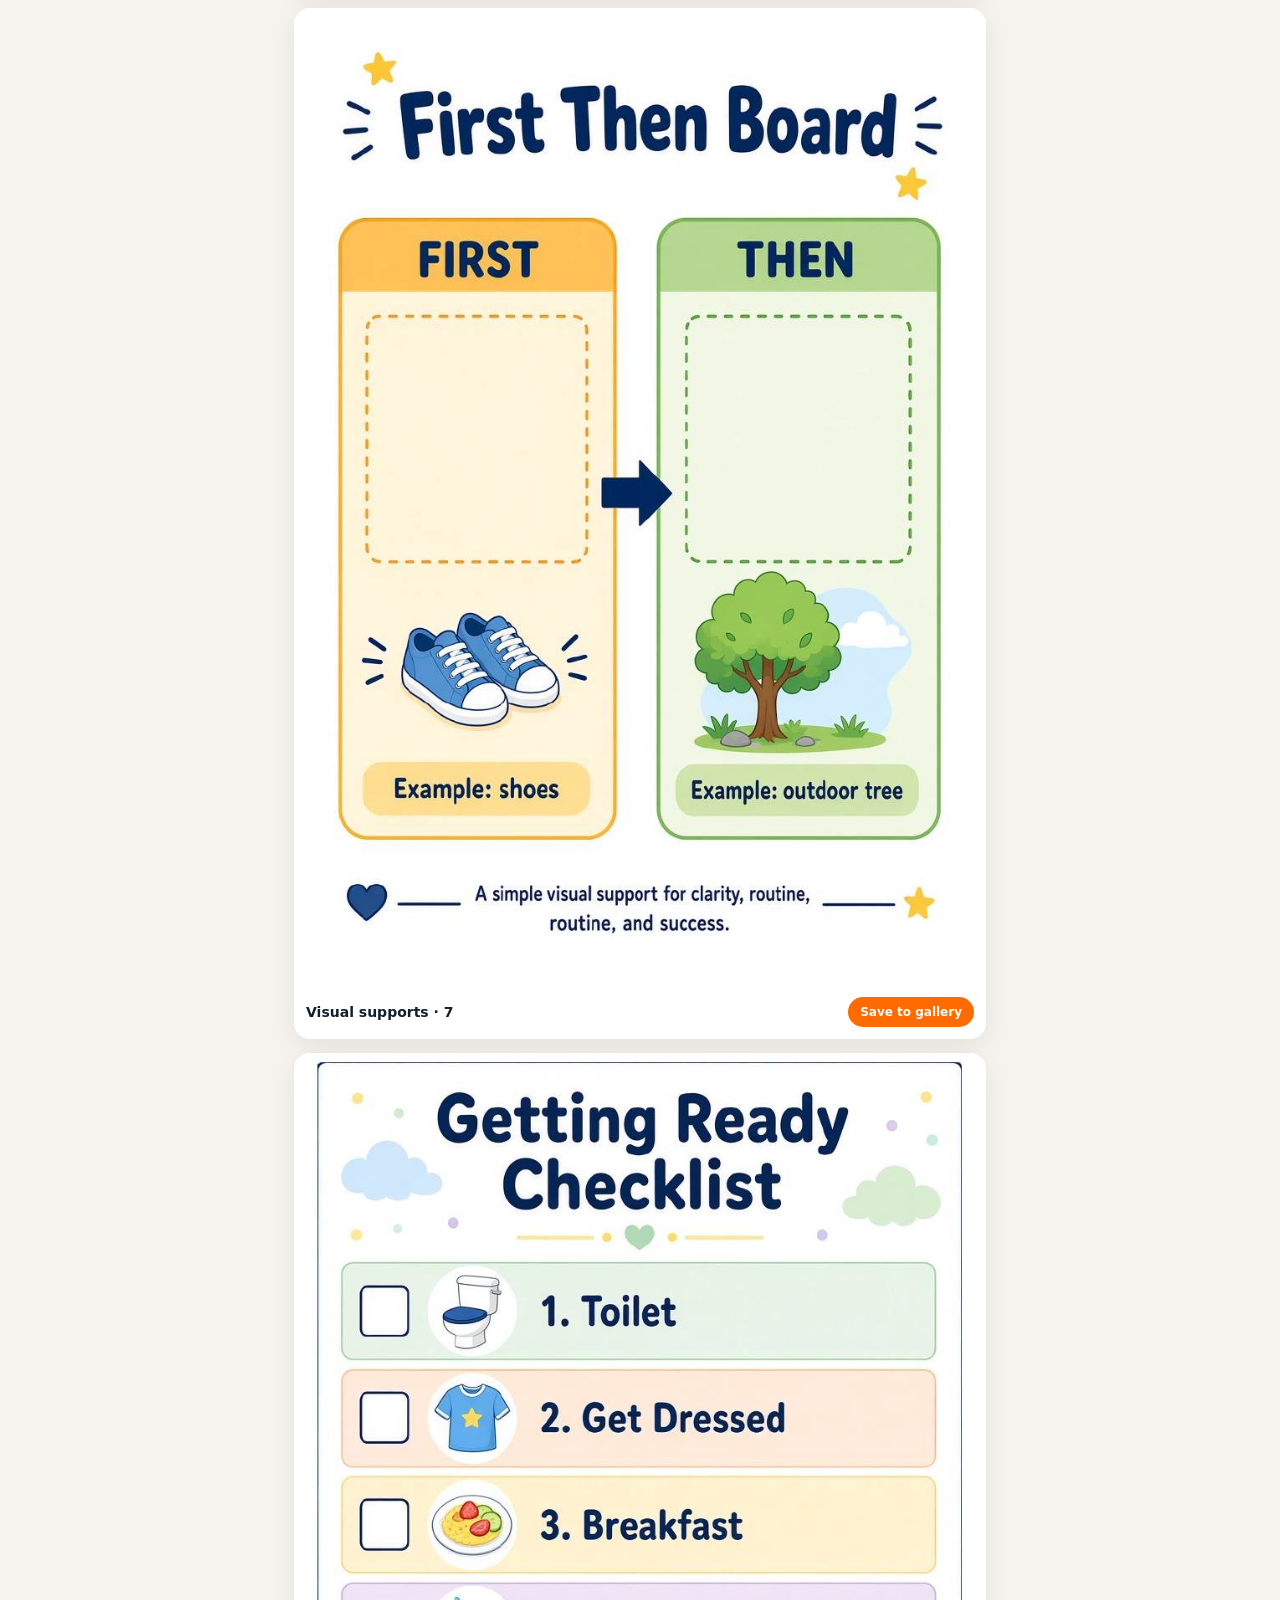
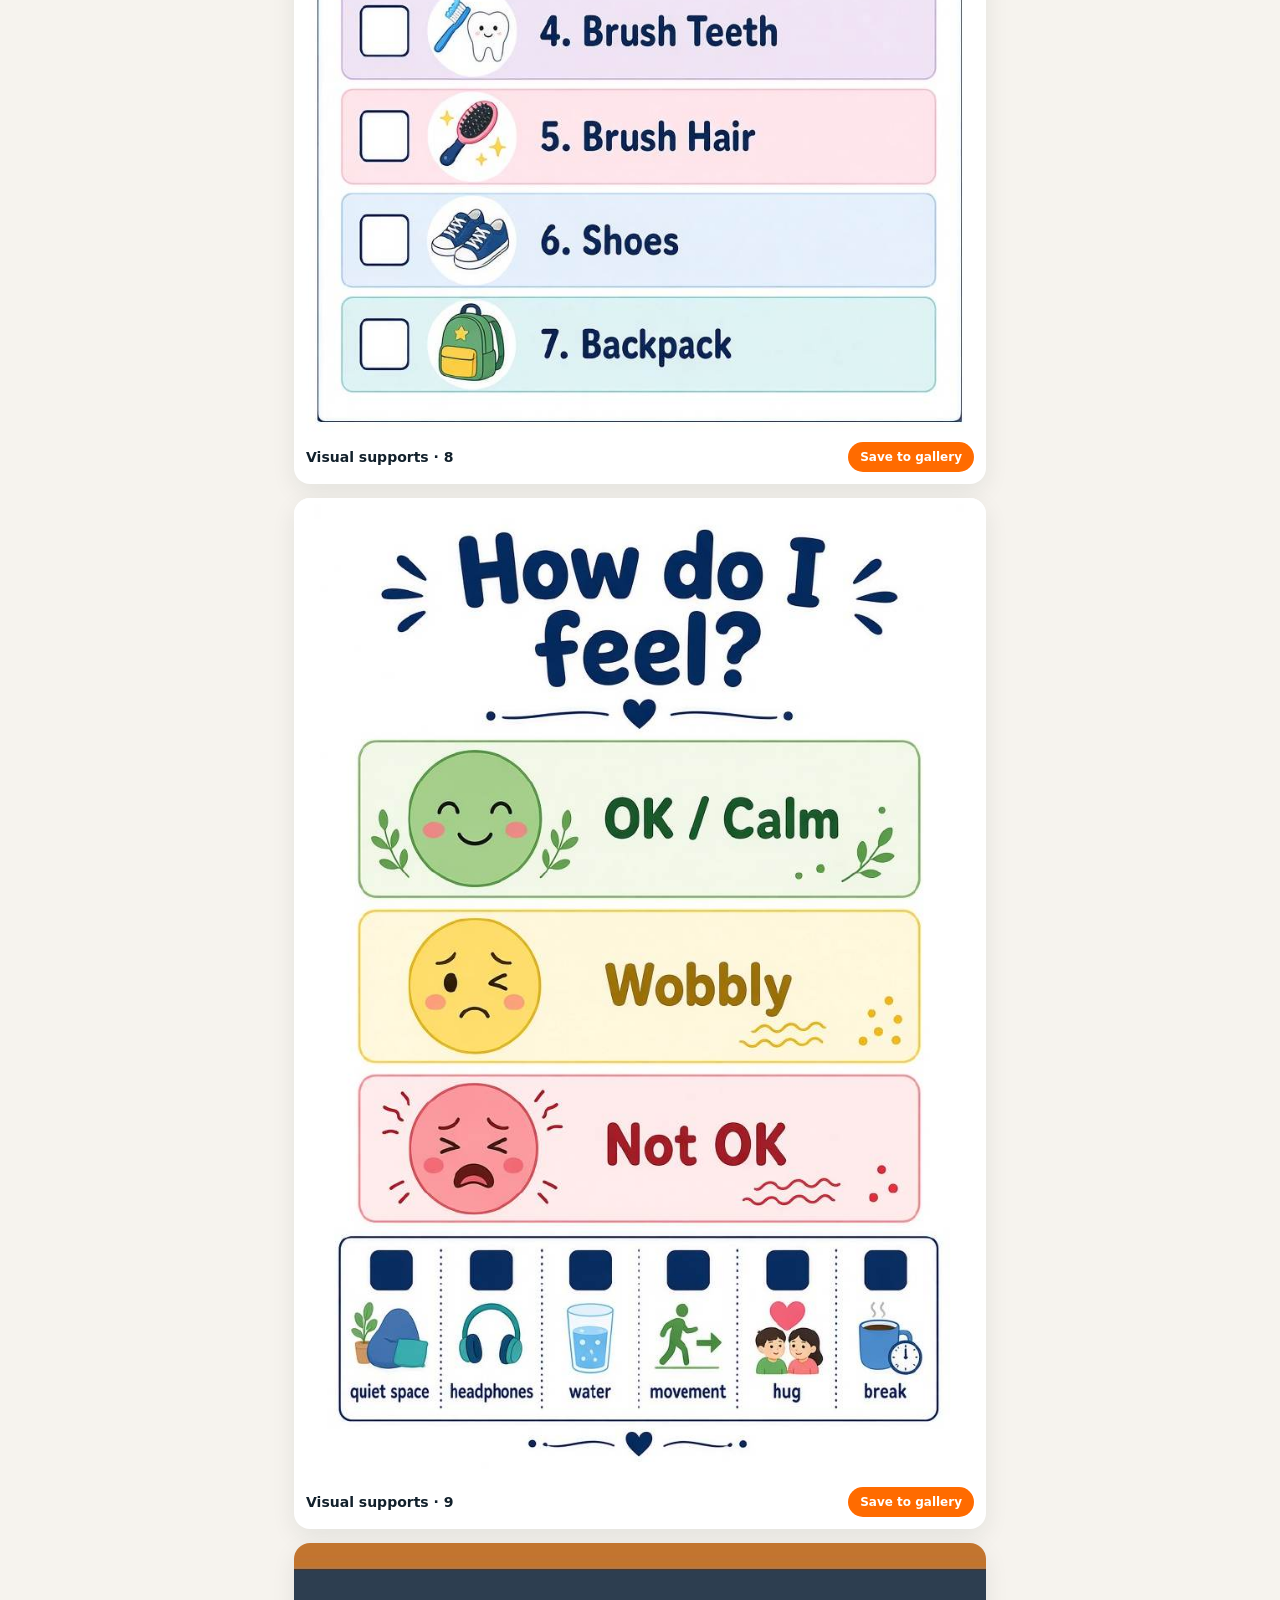
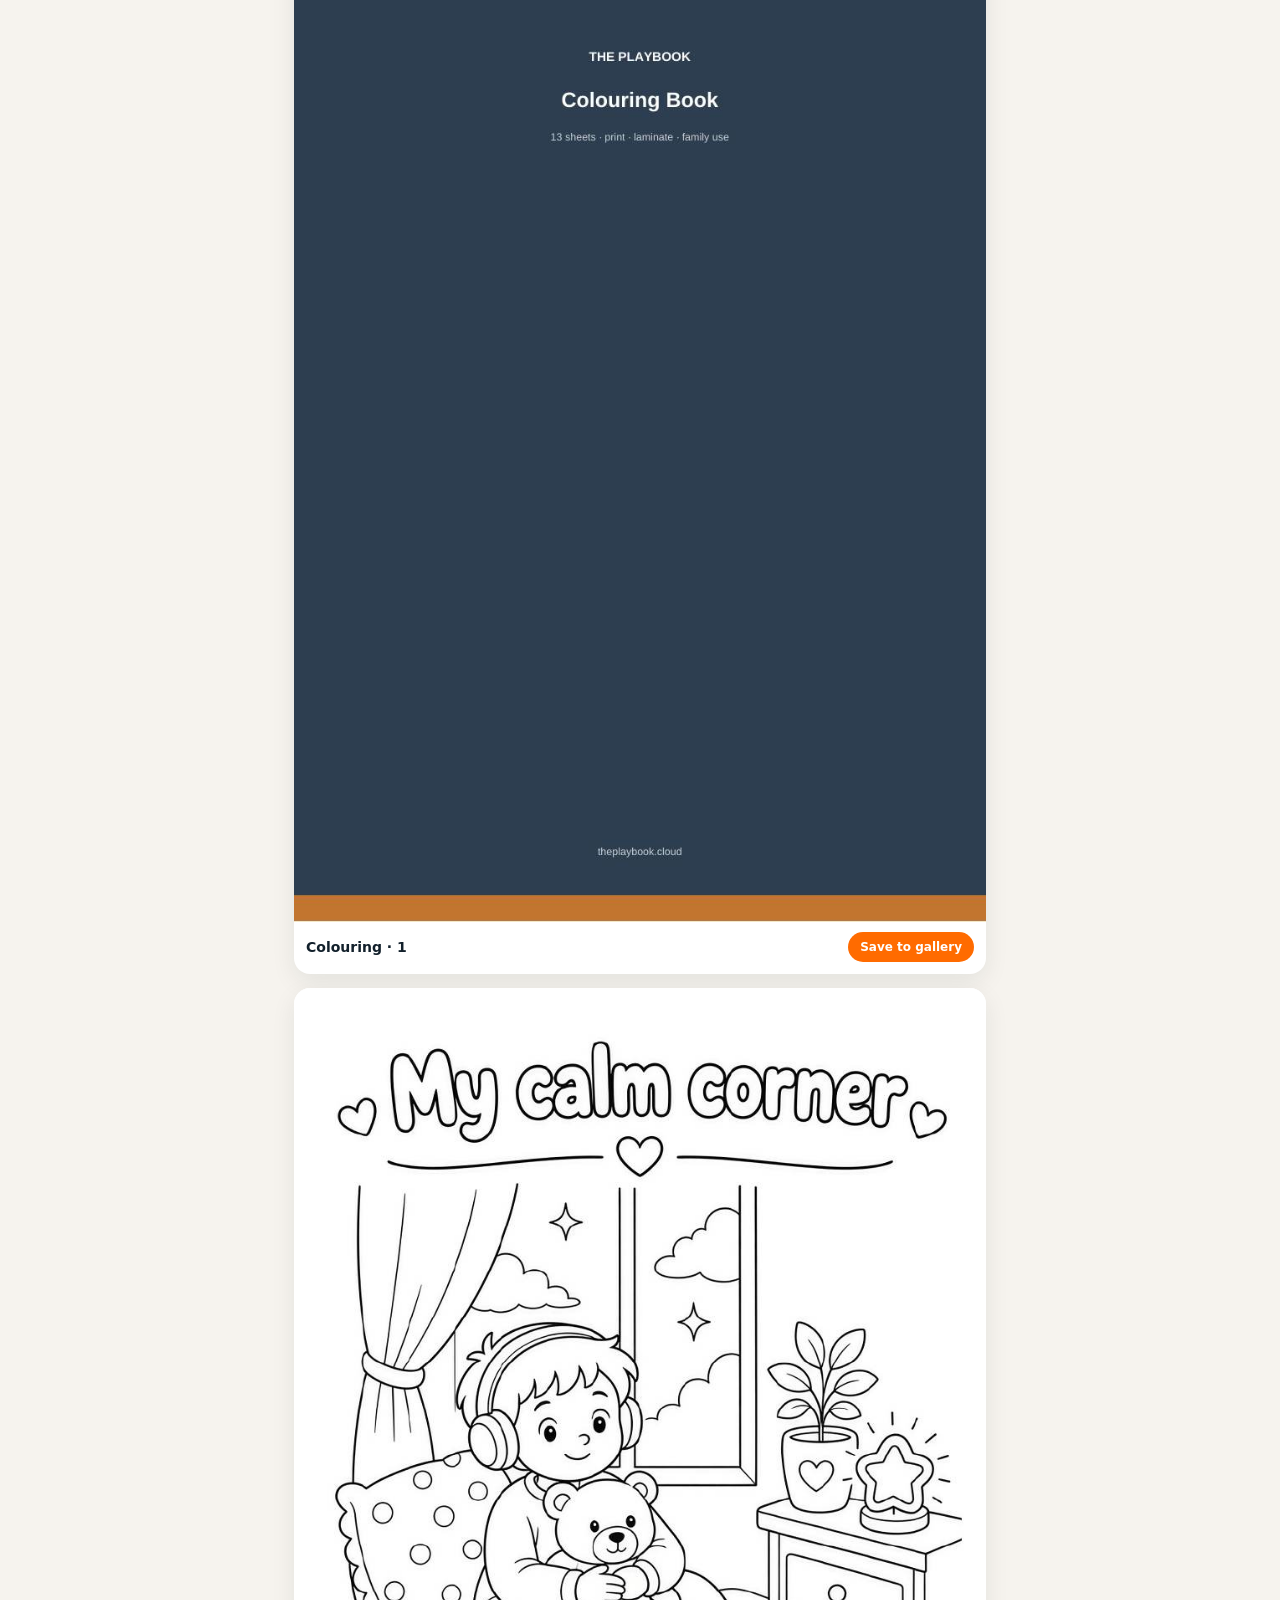
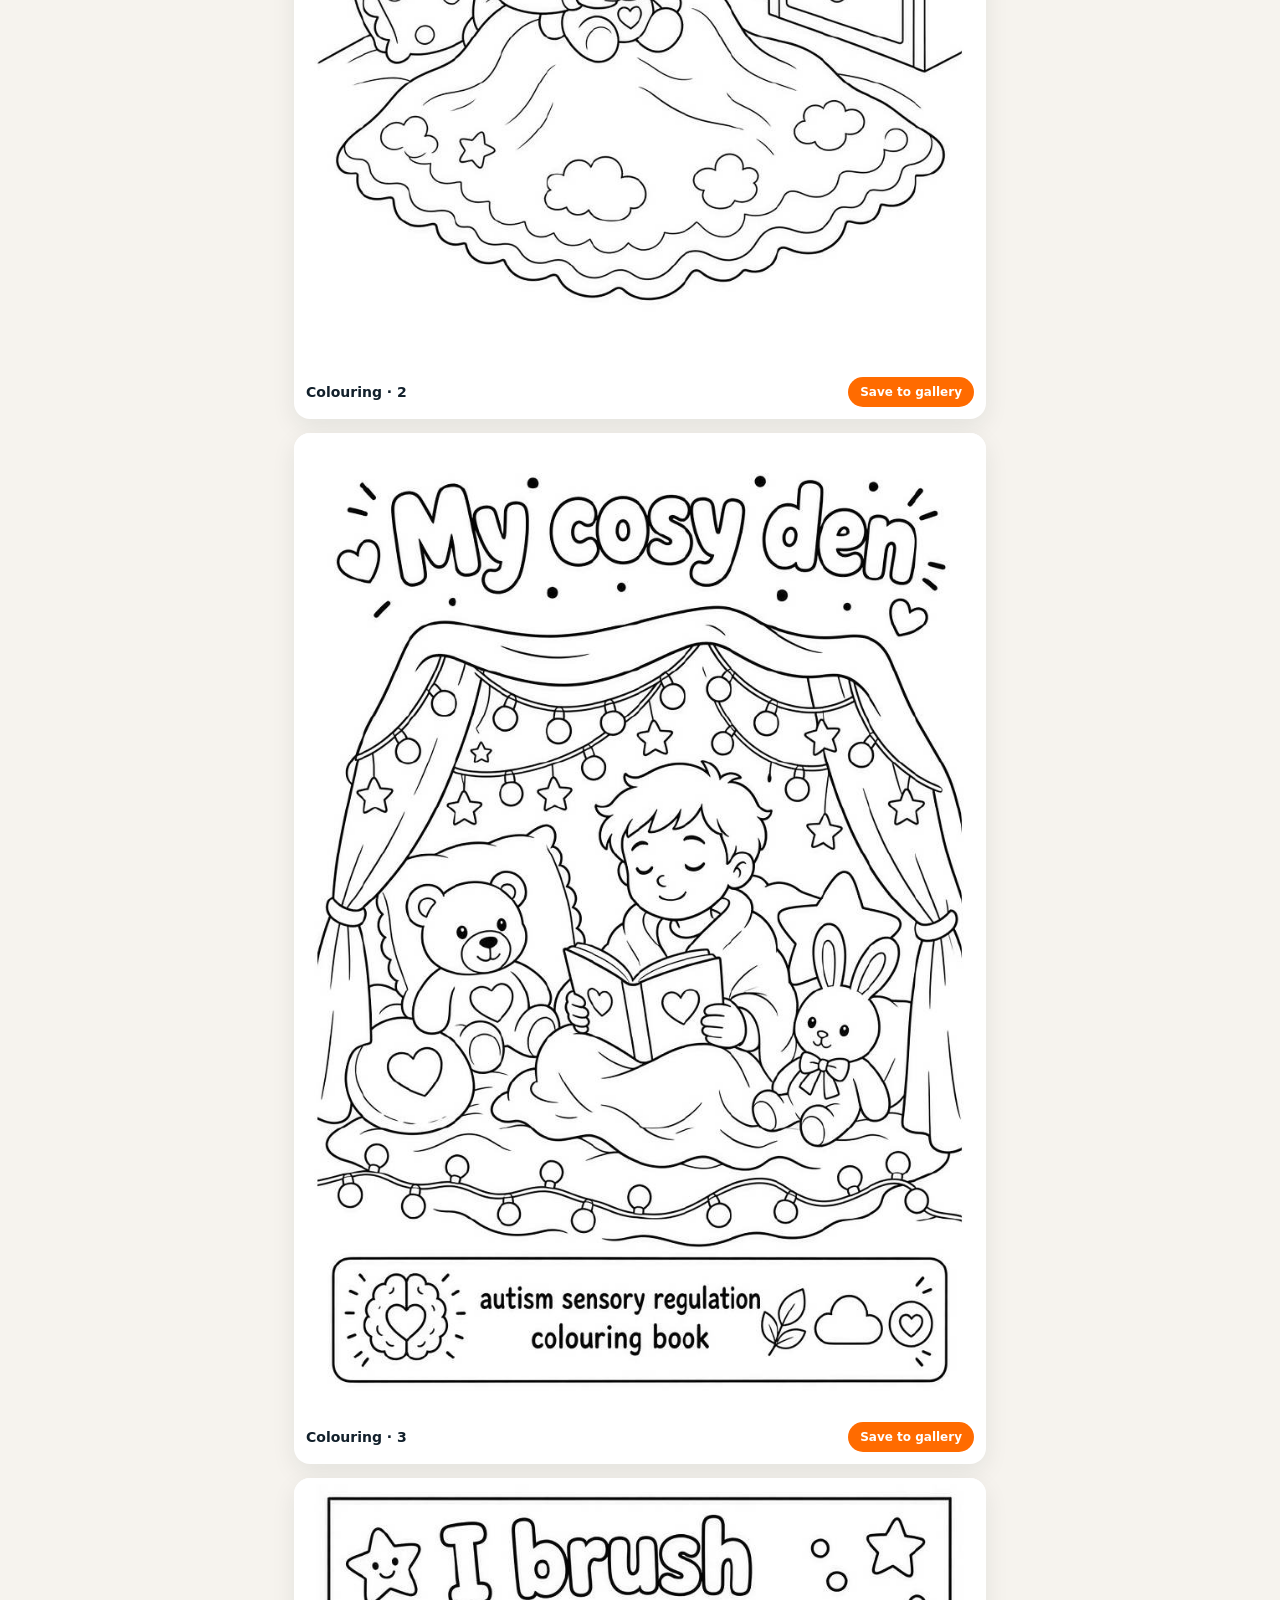
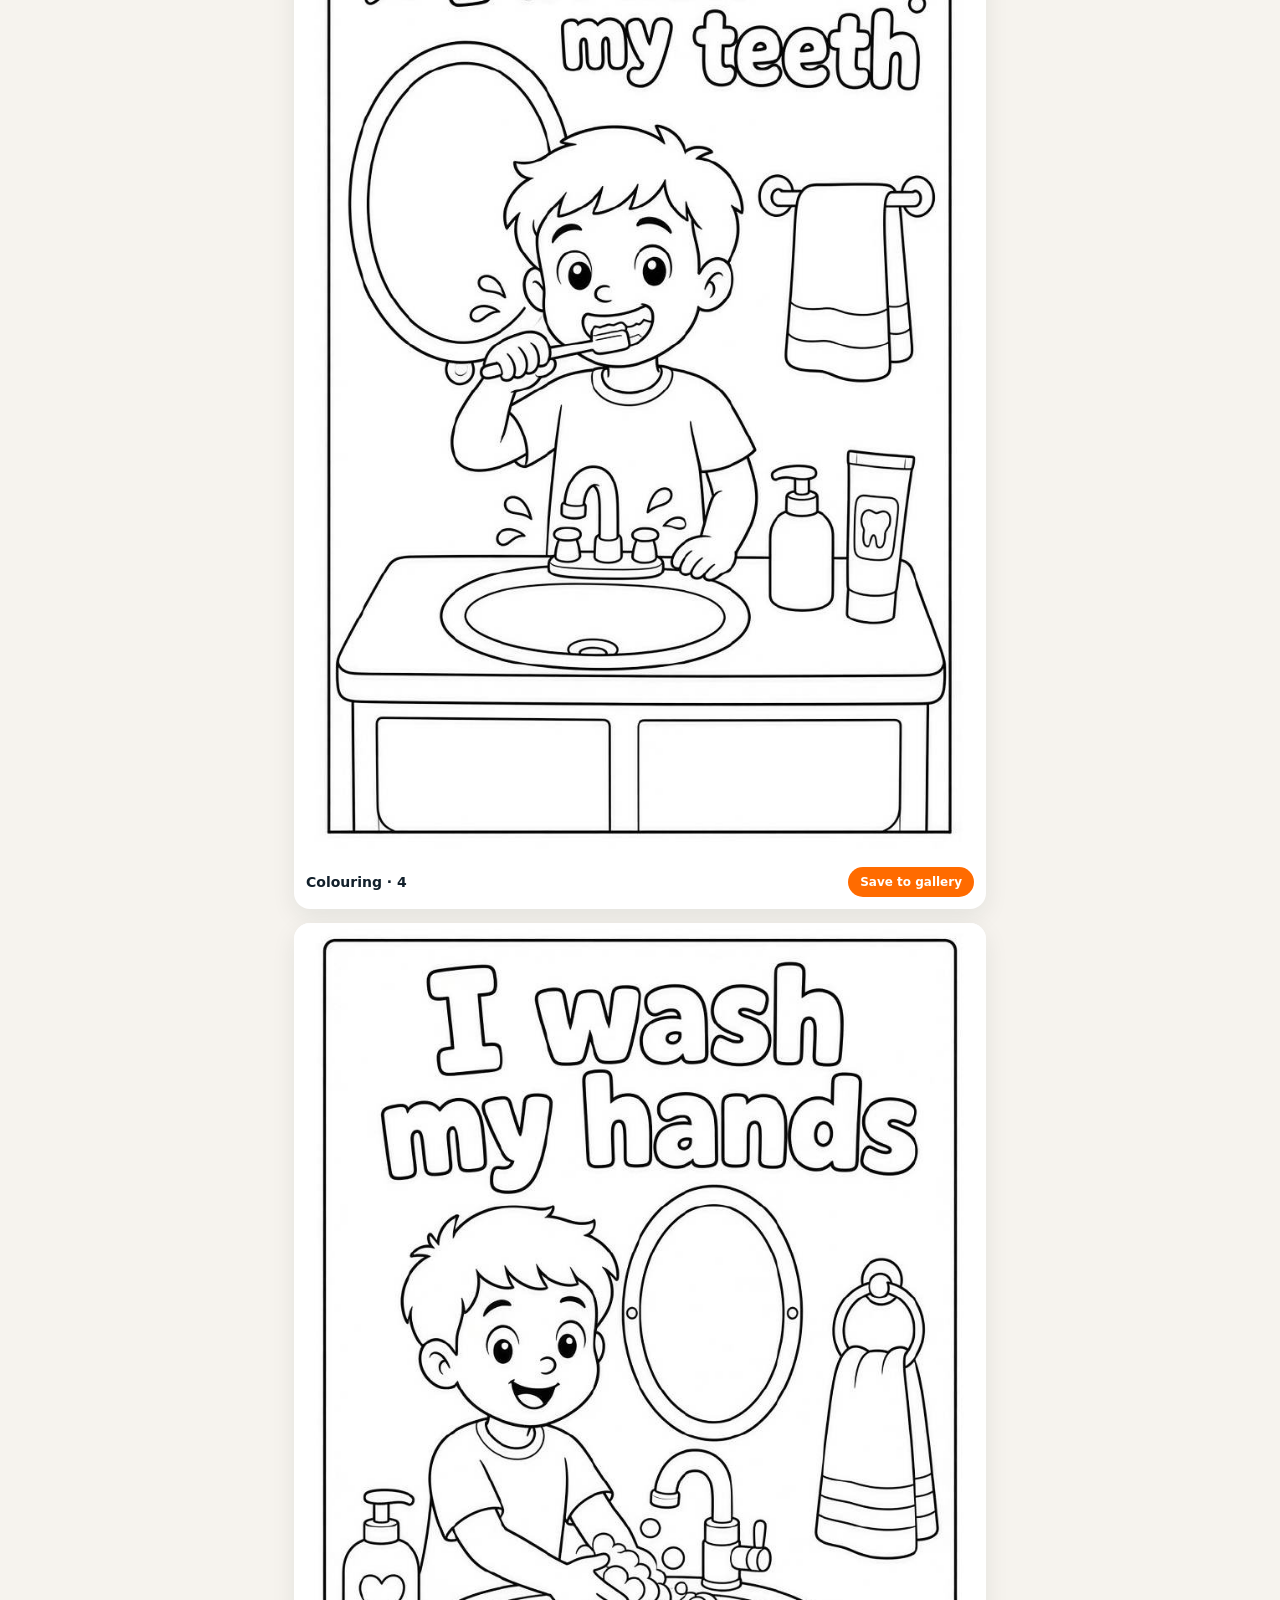
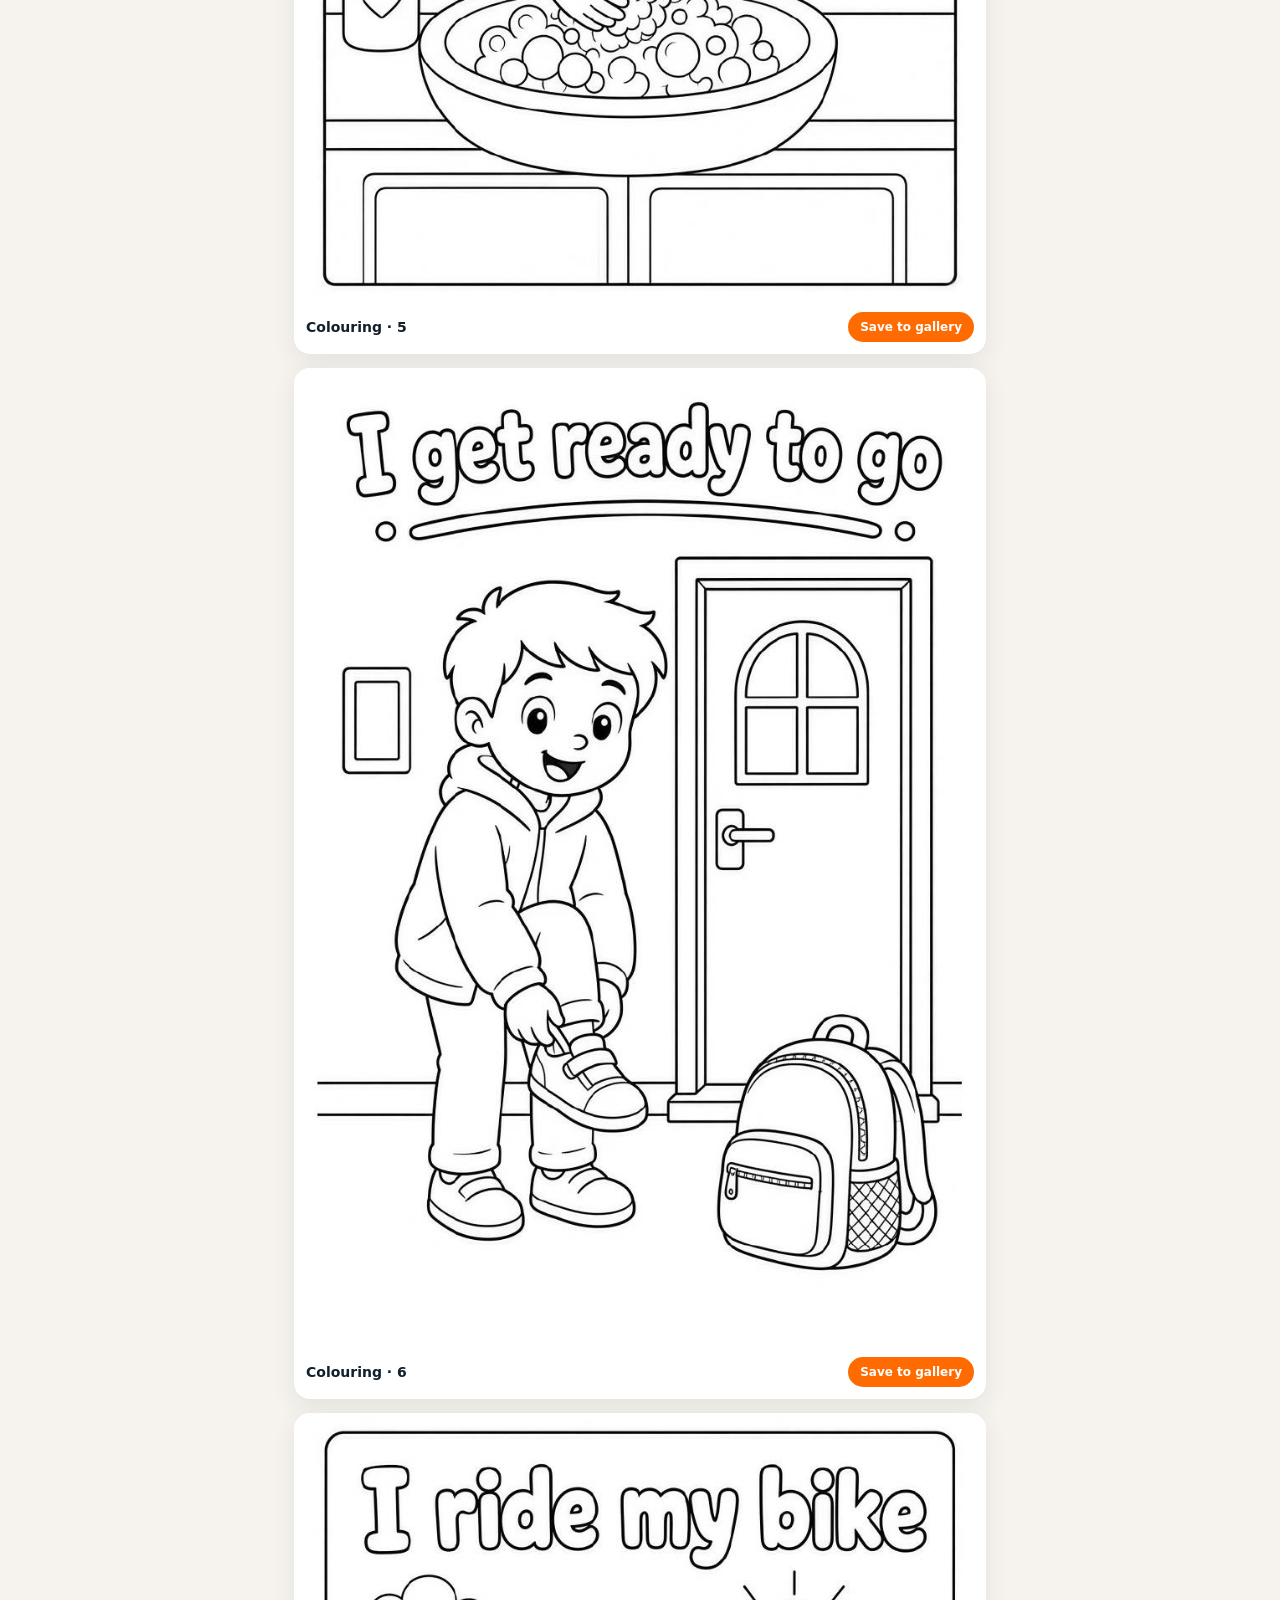
<file: sheets.html>
<!DOCTYPE html>
<html lang="en-GB">
<head>
  <meta charset="UTF-8" />
  <meta name="viewport" content="width=device-width, initial-scale=1, viewport-fit=cover" />
  <title>Printables — THE PLAYBOOK</title>
  <meta name="theme-color" content="#0E131F" />
  <style>
    :root { --navy:#0E131F; --orange:#FF6B00; --paper:#F6F3EE; --ink:#12202B; --soft:#5B6773; }
    * { box-sizing: border-box; }
    body { margin:0; font-family:system-ui,-apple-system,Segoe UI,Roboto,sans-serif; background:var(--paper); color:var(--ink); }
    header { position:sticky; top:0; z-index:5; background:var(--navy); color:#fff; padding:12px 16px 14px; }
    header a { color:#FFD0A8; font-weight:700; text-decoration:none; font-size:13px; }
    h1 { margin:8px 0 4px; font-size:22px; }
    .sub { margin:0; color:#C9D1D8; font-size:13px; line-height:1.45; }
    #hint { margin:10px 16px 0; font-size:13px; color:#3E4A55; min-height:1.2em; }
    .feed { padding:12px 14px 40px; display:flex; flex-direction:column; gap:14px; max-width:720px; margin:0 auto; }
    .sheet { background:#fff; border-radius:16px; overflow:hidden; box-shadow:0 8px 24px rgba(18,32,43,.08); }
    .sheet img { width:100%; display:block; background:#fff; -webkit-touch-callout:default; }
    .cap { display:flex; justify-content:space-between; align-items:center; gap:8px; padding:10px 12px 12px; }
    .cap strong { font-size:14px; }
    .cap button {
      appearance:none; border:0; font-style:normal; font-size:12px; font-weight:800; color:#fff;
      background:var(--orange); border-radius:999px; padding:8px 12px; font-family:inherit; cursor:pointer;
    }
    .empty { padding:24px; color:var(--soft); }
  </style>
  <script src="./sheets.js"></script>
</head>
<body>
  <header>
    <a href="./app.html">← Back to THE PLAYBOOK</a>
    <h1>Printables</h1>
    <p class="sub">Scroll the pages. Tap Save to gallery. On iPad choose Save Image so it lands in Photos.</p>
  </header>
  <p id="hint"></p>
  <div class="feed" id="feed"><p class="empty">Loading sheets…</p></div>
  <script>
    const feed = document.getElementById("feed");
    const hint = document.getElementById("hint");
    const sheets = window.PRINTABLE_SHEETS || [];
    function say(msg) { hint.textContent = msg || ""; }
    async function saveSheet(sheet) {
      say("Preparing " + sheet.title + "…");
      try {
        const res = await fetch(sheet.src, { credentials: "same-origin" });
        if (!res.ok) throw new Error("missing");
        const blob = await res.blob();
        const rawName = (sheet.src.split("/").pop() || "playbook-sheet.jpg");
        const name = rawName.replace(/\.[^.]+$/, ".jpg");
        const imgBlob = blob.type && blob.type.indexOf("image/") === 0 ? blob : new Blob([blob], { type: "image/jpeg" });
        if (navigator.share && navigator.canShare) {
          const f = new File([imgBlob], name, { type: "image/jpeg" });
          if (navigator.canShare({ files: [f] })) {
            await navigator.share({ files: [f], title: sheet.title, text: "Save Image to add this to your gallery" });
            say("Tap Save Image / Add to Photos.");
            return;
          }
        }
        const a = document.createElement("a");
        a.href = URL.createObjectURL(imgBlob);
        a.download = name;
        document.body.appendChild(a);
        a.click();
        a.remove();
        say("Saved. Check Photos, gallery or Downloads.");
      } catch (e) {
        if (e && e.name === "AbortError") { say(""); return; }
        say("Long-press the picture instead, then tap Add to Photos.");
      }
    }
    if (!sheets.length) {
      feed.innerHTML = '<p class="empty">Sheets are still publishing. Open this page again in a minute.</p>';
    } else {
      feed.innerHTML = "";
      sheets.forEach(function (sheet) {
        const card = document.createElement("div");
        card.className = "sheet";
        card.innerHTML = '<img src="' + sheet.src + '" alt="' + sheet.title + '"><div class="cap"><strong>' + sheet.title + '</strong><button type="button">Save to gallery</button></div>';
        card.querySelector("button").onclick = function () { saveSheet(sheet); };
        card.querySelector("img").onclick = function () { saveSheet(sheet); };
        feed.appendChild(card);
      });
    }
  </script>
</body>
</html>
</file>
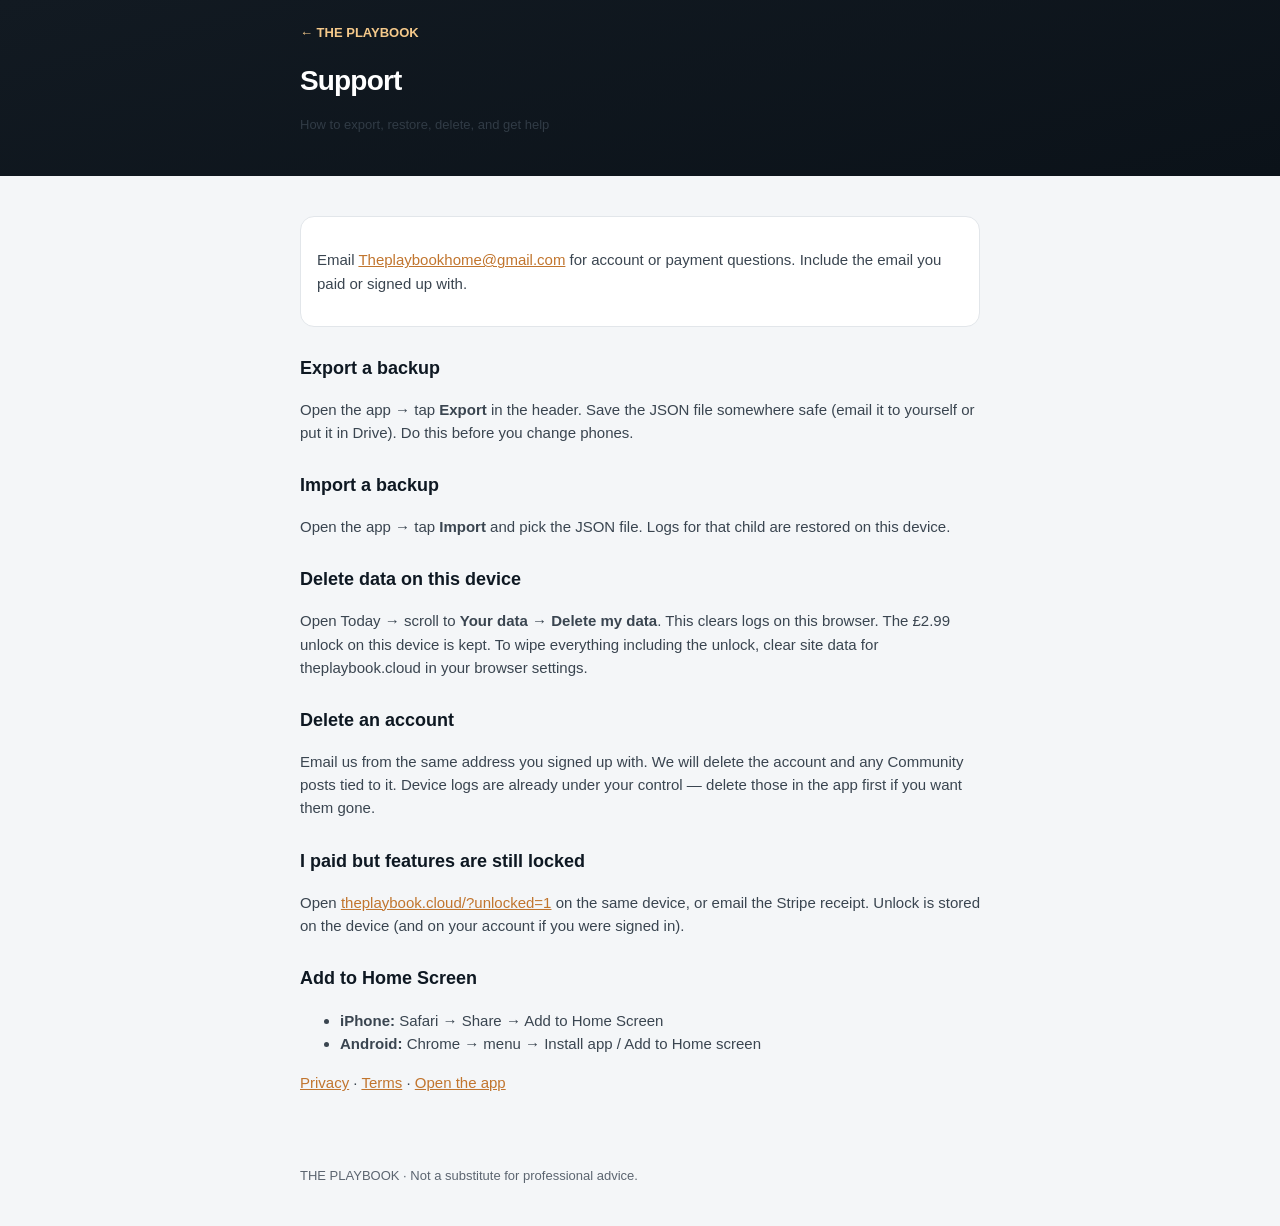
<file: support.html>
<!DOCTYPE html>
<html lang="en-GB">
<head>
  <meta charset="UTF-8" />
  <meta name="viewport" content="width=device-width, initial-scale=1, viewport-fit=cover" />
  <meta name="theme-color" content="#0B1219" />
  <title>Support — THE PLAYBOOK</title>
  <link rel="icon" type="image/png" href="favicon.png" />
  <style>
    :root { --navy:#0E1822; --navy-dark:#0B1219; --amber:#E8892C; --amber-deep:#C1752E; --paper:#F4F6F8; --ink:#111827; --soft:#5C6570; --line:#E2E6EA; }
    * { box-sizing: border-box; }
    body { margin:0; font-family:-apple-system,BlinkMacSystemFont,"Segoe UI",Roboto,Helvetica,Arial,sans-serif; background:var(--paper); color:var(--ink); line-height:1.55; }
    header { background:linear-gradient(165deg,#121A22,#0B1219); color:#fff; padding:20px 0 28px; }
    .wrap { max-width:720px; margin:0 auto; padding:0 20px; }
    .back { color:#F5C98A; text-decoration:none; font-weight:700; font-size:13px; }
    h1 { font-size:28px; margin:14px 0 6px; letter-spacing:-.03em; }
    .meta { opacity:.8; font-size:13px; }
    main { padding:28px 0 56px; }
    h2 { font-size:18px; color:var(--navy); margin:28px 0 8px; }
    p, li { font-size:15px; color:#3a4550; }
    a { color:var(--amber-deep); }
    .card { background:#fff; border:1px solid var(--line); border-radius:14px; padding:16px; margin:12px 0; }
    footer { padding:0 0 40px; font-size:13px; color:var(--soft); }
  </style>
</head>
<body>
  <header>
    <div class="wrap">
      <a class="back" href="./index.html?stay=1">← THE PLAYBOOK</a>
      <h1>Support</h1>
      <p class="meta">How to export, restore, delete, and get help</p>
    </div>
  </header>
  <main>
    <div class="wrap">
      <div class="card">
        <p>Email <a href="mailto:Theplaybookhome@gmail.com">Theplaybookhome@gmail.com</a> for account or payment questions. Include the email you paid or signed up with.</p>
      </div>
      <h2>Export a backup</h2>
      <p>Open the app → tap <strong>Export</strong> in the header. Save the JSON file somewhere safe (email it to yourself or put it in Drive). Do this before you change phones.</p>
      <h2>Import a backup</h2>
      <p>Open the app → tap <strong>Import</strong> and pick the JSON file. Logs for that child are restored on this device.</p>
      <h2>Delete data on this device</h2>
      <p>Open Today → scroll to <strong>Your data</strong> → <strong>Delete my data</strong>. This clears logs on this browser. The £2.99 unlock on this device is kept. To wipe everything including the unlock, clear site data for theplaybook.cloud in your browser settings.</p>
      <h2>Delete an account</h2>
      <p>Email us from the same address you signed up with. We will delete the account and any Community posts tied to it. Device logs are already under your control — delete those in the app first if you want them gone.</p>
      <h2>I paid but features are still locked</h2>
      <p>Open <a href="https://theplaybook.cloud/?unlocked=1">theplaybook.cloud/?unlocked=1</a> on the same device, or email the Stripe receipt. Unlock is stored on the device (and on your account if you were signed in).</p>
      <h2>Add to Home Screen</h2>
      <ul>
        <li><strong>iPhone:</strong> Safari → Share → Add to Home Screen</li>
        <li><strong>Android:</strong> Chrome → menu → Install app / Add to Home screen</li>
      </ul>
      <p><a href="./privacy.html">Privacy</a> · <a href="./terms.html">Terms</a> · <a href="./app.html">Open the app</a></p>
    </div>
  </main>
  <footer>
    <div class="wrap">THE PLAYBOOK · Not a substitute for professional advice.</div>
  </footer>
</body>
</html>
</file>
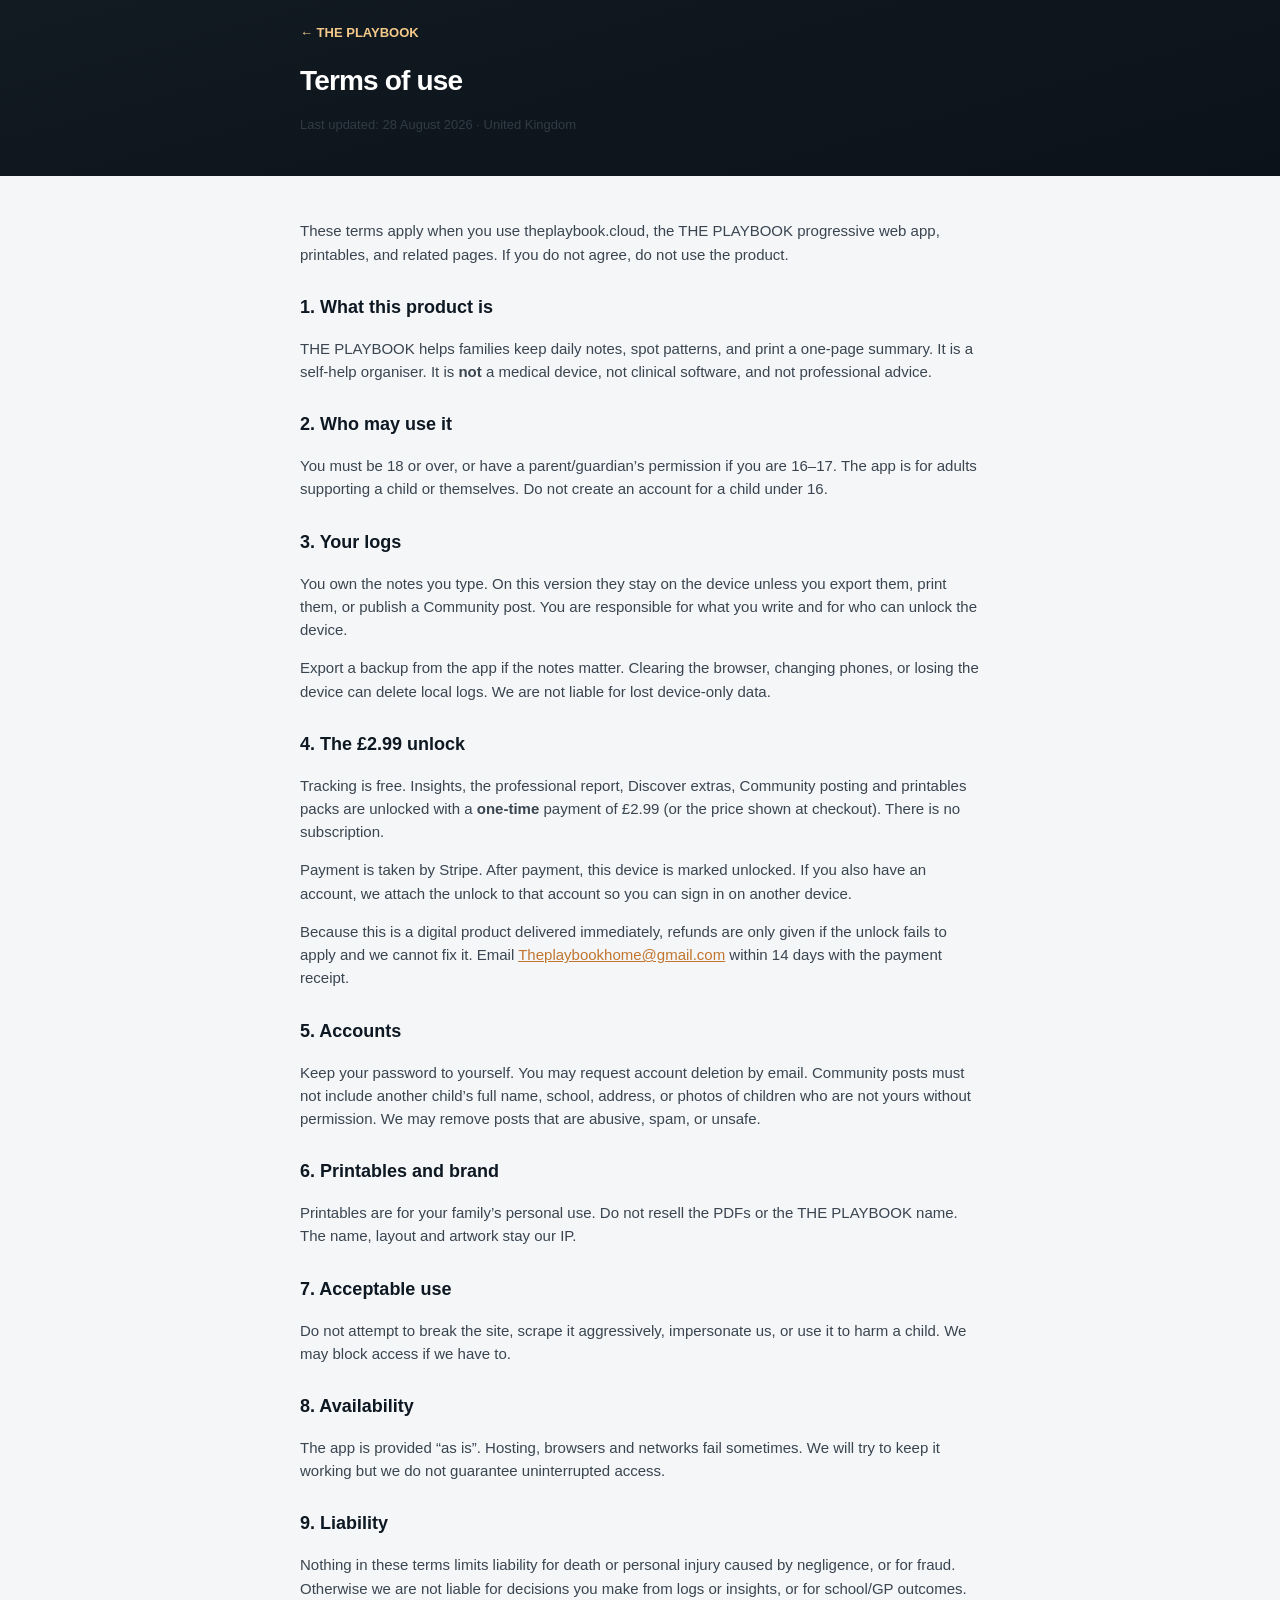
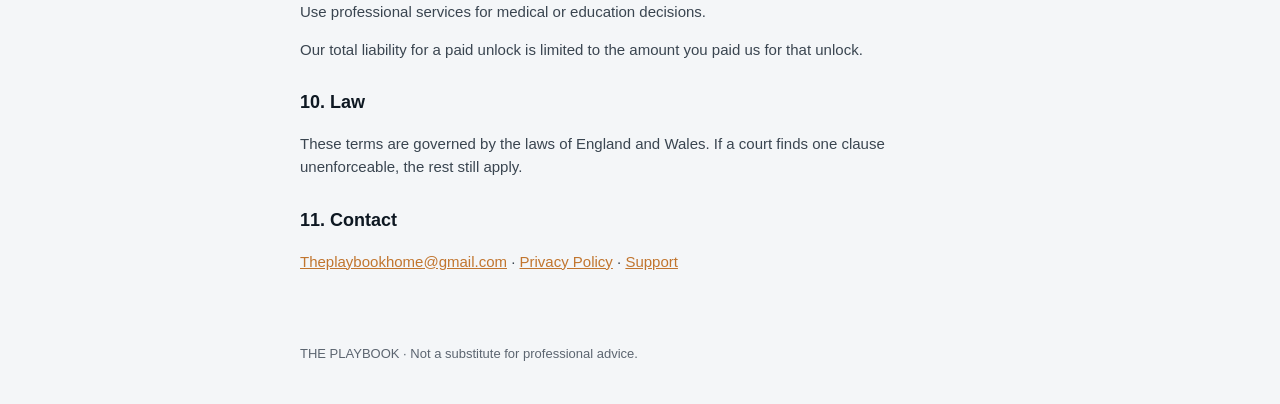
<file: terms.html>
<!DOCTYPE html>
<html lang="en-GB">
<head>
  <meta charset="UTF-8" />
  <meta name="viewport" content="width=device-width, initial-scale=1, viewport-fit=cover" />
  <meta name="theme-color" content="#0B1219" />
  <title>Terms of use — THE PLAYBOOK</title>
  <link rel="icon" type="image/png" href="favicon.png" />
  <style>
    :root { --navy:#0E1822; --navy-dark:#0B1219; --amber:#E8892C; --amber-deep:#C1752E; --paper:#F4F6F8; --ink:#111827; --soft:#5C6570; --line:#E2E6EA; }
    * { box-sizing: border-box; }
    body { margin:0; font-family:-apple-system,BlinkMacSystemFont,"Segoe UI",Roboto,Helvetica,Arial,sans-serif; background:var(--paper); color:var(--ink); line-height:1.55; }
    header { background:linear-gradient(165deg,#121A22,#0B1219); color:#fff; padding:20px 0 28px; }
    .wrap { max-width:720px; margin:0 auto; padding:0 20px; }
    .back { color:#F5C98A; text-decoration:none; font-weight:700; font-size:13px; }
    h1 { font-size:28px; margin:14px 0 6px; letter-spacing:-.03em; }
    .meta { opacity:.8; font-size:13px; }
    main { padding:28px 0 56px; }
    h2 { font-size:18px; color:var(--navy); margin:28px 0 8px; }
    p, li { font-size:15px; color:#3a4550; }
    a { color:var(--amber-deep); }
    footer { padding:0 0 40px; font-size:13px; color:var(--soft); }
  </style>
</head>
<body>
  <header>
    <div class="wrap">
      <a class="back" href="./index.html?stay=1">← THE PLAYBOOK</a>
      <h1>Terms of use</h1>
      <p class="meta">Last updated: 28 August 2026 · United Kingdom</p>
    </div>
  </header>
  <main>
    <div class="wrap">
      <p>These terms apply when you use theplaybook.cloud, the THE PLAYBOOK progressive web app, printables, and related pages. If you do not agree, do not use the product.</p>
      <h2>1. What this product is</h2>
      <p>THE PLAYBOOK helps families keep daily notes, spot patterns, and print a one-page summary. It is a self-help organiser. It is <strong>not</strong> a medical device, not clinical software, and not professional advice.</p>
      <h2>2. Who may use it</h2>
      <p>You must be 18 or over, or have a parent/guardian’s permission if you are 16–17. The app is for adults supporting a child or themselves. Do not create an account for a child under 16.</p>
      <h2>3. Your logs</h2>
      <p>You own the notes you type. On this version they stay on the device unless you export them, print them, or publish a Community post. You are responsible for what you write and for who can unlock the device.</p>
      <p>Export a backup from the app if the notes matter. Clearing the browser, changing phones, or losing the device can delete local logs. We are not liable for lost device-only data.</p>
      <h2>4. The £2.99 unlock</h2>
      <p>Tracking is free. Insights, the professional report, Discover extras, Community posting and printables packs are unlocked with a <strong>one-time</strong> payment of £2.99 (or the price shown at checkout). There is no subscription.</p>
      <p>Payment is taken by Stripe. After payment, this device is marked unlocked. If you also have an account, we attach the unlock to that account so you can sign in on another device.</p>
      <p>Because this is a digital product delivered immediately, refunds are only given if the unlock fails to apply and we cannot fix it. Email <a href="mailto:Theplaybookhome@gmail.com">Theplaybookhome@gmail.com</a> within 14 days with the payment receipt.</p>
      <h2>5. Accounts</h2>
      <p>Keep your password to yourself. You may request account deletion by email. Community posts must not include another child’s full name, school, address, or photos of children who are not yours without permission. We may remove posts that are abusive, spam, or unsafe.</p>
      <h2>6. Printables and brand</h2>
      <p>Printables are for your family’s personal use. Do not resell the PDFs or the THE PLAYBOOK name. The name, layout and artwork stay our IP.</p>
      <h2>7. Acceptable use</h2>
      <p>Do not attempt to break the site, scrape it aggressively, impersonate us, or use it to harm a child. We may block access if we have to.</p>
      <h2>8. Availability</h2>
      <p>The app is provided “as is”. Hosting, browsers and networks fail sometimes. We will try to keep it working but we do not guarantee uninterrupted access.</p>
      <h2>9. Liability</h2>
      <p>Nothing in these terms limits liability for death or personal injury caused by negligence, or for fraud. Otherwise we are not liable for decisions you make from logs or insights, or for school/GP outcomes. Use professional services for medical or education decisions.</p>
      <p>Our total liability for a paid unlock is limited to the amount you paid us for that unlock.</p>
      <h2>10. Law</h2>
      <p>These terms are governed by the laws of England and Wales. If a court finds one clause unenforceable, the rest still apply.</p>
      <h2>11. Contact</h2>
      <p><a href="mailto:Theplaybookhome@gmail.com">Theplaybookhome@gmail.com</a> · <a href="./privacy.html">Privacy Policy</a> · <a href="./support.html">Support</a></p>
    </div>
  </main>
  <footer>
    <div class="wrap">THE PLAYBOOK · Not a substitute for professional advice.</div>
  </footer>
</body>
</html>
</file>
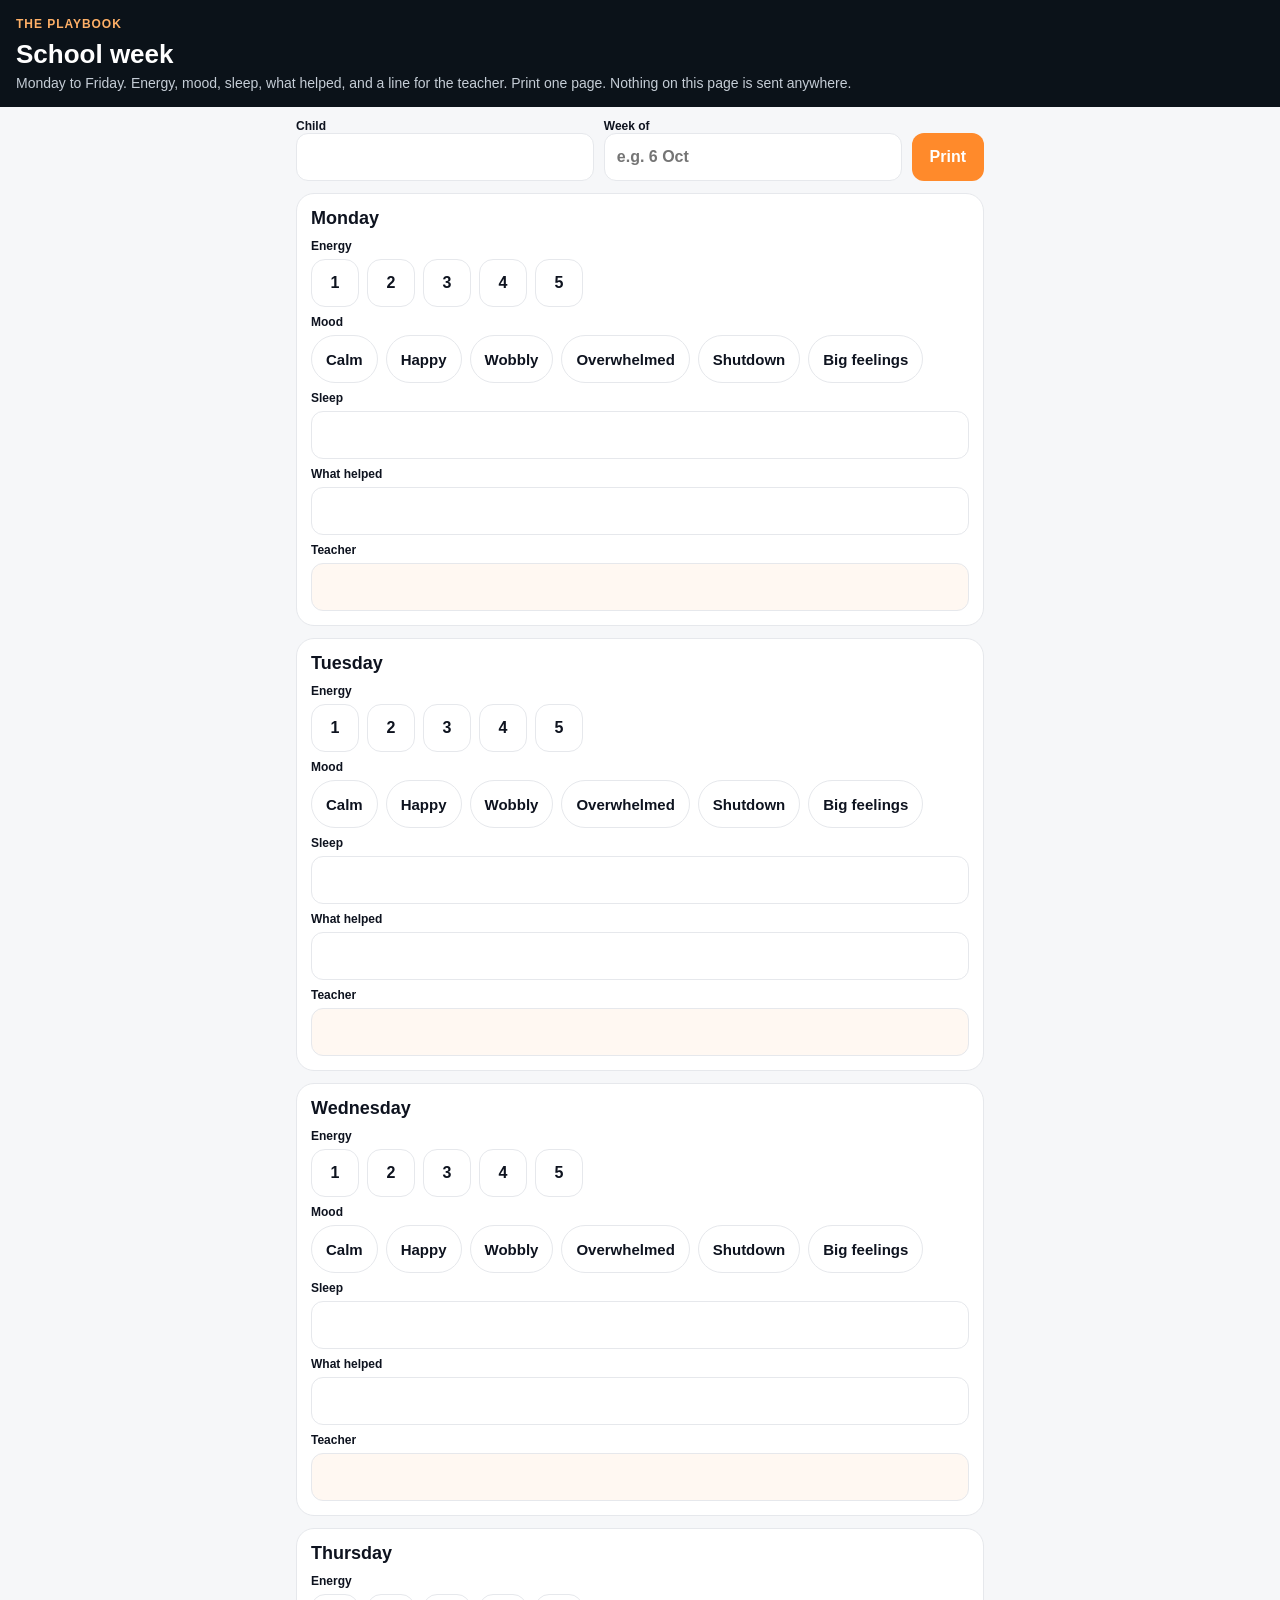
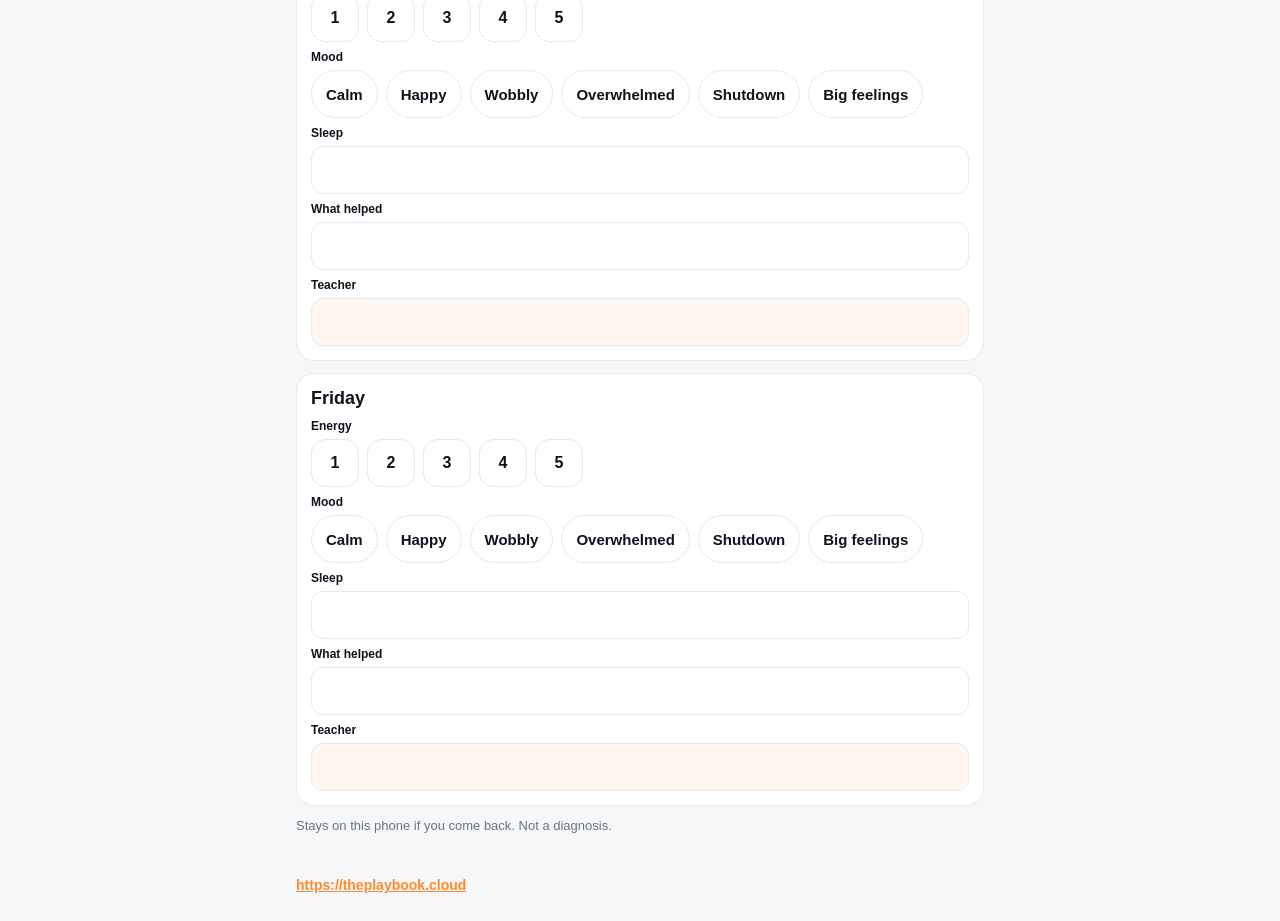
<file: week.html>
<!DOCTYPE html>
<html lang="en-GB">
<head>
  <meta charset="UTF-8" />
  <meta name="viewport" content="width=device-width, initial-scale=1, viewport-fit=cover" />
  <meta name="theme-color" content="#0B1219" />
  <meta name="description" content="A one-page school week log. Energy, mood, sleep, what helped, and a line for the teacher. Nothing is sent." />
  <title>School week � THE PLAYBOOK</title>
  <style>
    :root { --ink:#0E131F; --muted:#6B7280; --line:#E6E8EC; --orange:#FF8A2B; --bg:#F6F7F9; --navy:#0B1219; }
    * { box-sizing: border-box; }
    body { margin: 0; font-family: -apple-system, BlinkMacSystemFont, "Segoe UI", sans-serif; background: var(--bg); color: var(--ink); }
    header { background: var(--navy); color: #fff; padding: 16px 16px 14px; }
    header .brand { margin: 0; font-size: 12px; font-weight: 800; letter-spacing: .08em; color: #FFB067; }
    header h1 { margin: 6px 0 4px; font-size: 26px; }
    header p { margin: 0; color: #C5CDD6; font-size: 14px; line-height: 1.4; }
    main { max-width: 720px; margin: 0 auto; padding: 12px 16px 32px; }
    .who { display: flex; flex-wrap: wrap; gap: 10px; align-items: flex-end; margin-bottom: 12px; }
    .who label { flex: 1 1 180px; font-size: 12px; font-weight: 700; }
    .print-btn { flex: 0 0 auto; border: 0; background: var(--orange); color: #fff; border-radius: 12px; padding: 14px 18px; font-weight: 800; font-size: 16px; cursor: pointer; min-height: 48px; }
    .day { background: #fff; border: 1.5px solid var(--line); border-radius: 18px; padding: 14px; margin-bottom: 12px; }
    .day h2 { margin: 0 0 10px; font-size: 18px; }
    .day h2 .short { display: none; }
    .row-label { display: block; font-size: 12px; font-weight: 700; margin: 8px 0 6px; }
    .energy, .moods { display: flex; flex-wrap: wrap; gap: 8px; align-items: center; }
    .scale, .chip { position: relative; display: inline-flex; align-items: center; justify-content: center; min-height: 48px; border: 1.5px solid var(--line); border-radius: 14px; background: #fff; font-weight: 800; cursor: pointer; }
    .scale { width: 48px; font-size: 16px; }
    .chip { padding: 8px 14px; border-radius: 999px; font-size: 15px; font-weight: 700; }
    .scale input, .chip input { position: absolute; opacity: 0; inset: 0; margin: 0; cursor: pointer; }
    .scale:has(input:checked), .chip:has(input:checked) { background: var(--orange); border-color: #E07A1A; color: #fff; }
    .chip:has(input:focus-visible), .scale:has(input:focus-visible) { outline: 2px solid var(--navy); outline-offset: 2px; }
    input[type="text"] { width: 100%; border: 1.5px solid var(--line); border-radius: 12px; padding: 12px; font: inherit; font-size: 16px; min-height: 48px; color: var(--ink); background: #fff; }
    .teacher input { background: #FFF8F2; }
    footer { max-width: 720px; margin: 0 auto; padding: 4px 16px 28px; font-size: 14px; }
    footer a { color: var(--orange); font-weight: 800; }
    .stay { color: var(--muted); font-size: 13px; margin: 0 0 8px; }
    @page { size: A4 portrait; margin: 8mm; }
    @media print {
      body { background: #fff; }
      header { background: #fff; color: var(--ink); padding: 0 0 4px; border-bottom: 3px solid var(--navy); }
      header .brand { color: var(--orange); }
      header h1 { font-size: 16px; margin: 0; }
      header p { display: none; }
      main, footer { max-width: none; padding: 0; }
      .print-btn, .stay { display: none !important; }
      .who { gap: 8px; margin: 4px 0 2px; }
      .who label { font-size: 10px; }
      .day { border: 0; border-bottom: 1px solid #ccc; border-radius: 0; padding: 3px 0 2px; margin: 0; break-inside: avoid; page-break-inside: avoid; }
      .day h2 { font-size: 12px; margin: 0; }
      .day h2 .long { display: none; }
      .day h2 .short { display: inline; }
      .row-label { font-size: 9px; margin: 1px 0; display: inline; }
      .energy, .moods { display: inline-flex; gap: 3px; }
      .scale, .chip { min-height: 0; height: 16px; width: auto; padding: 0 4px; font-size: 9px; border-radius: 4px; border-width: 1px; }
      .scale { width: 16px; padding: 0; }
      .chip { display: none; }
      .chip:has(input:checked) { display: inline-flex; background: #fff; color: #111; border-color: #111; }
      input[type="text"] { min-height: 0; height: 14px; padding: 0 2px; font-size: 10px; border: 0; border-bottom: 1px solid #999; border-radius: 0; background: transparent; }
      .field { display: flex; gap: 6px; align-items: baseline; }
      .field .row-label { min-width: 68px; }
      footer { font-size: 9px; padding-top: 4px; }
      footer a { color: #111; }
    }
  </style>
</head>
<body>
  <header>
    <p class="brand">THE PLAYBOOK</p>
    <h1>School week</h1>
    <p>Monday to Friday. Energy, mood, sleep, what helped, and a line for the teacher. Print one page. Nothing on this page is sent anywhere.</p>
  </header>
  <main>
    <form id="week" autocomplete="off">
      <div class="who">
        <label>Child
          <input type="text" name="child" />
        </label>
        <label>Week of
          <input type="text" name="weekOf" placeholder="e.g. 6 Oct" />
        </label>
        <button type="button" class="print-btn" id="printBtn">Print</button>
      </div>
      <p class="stay">Stays on this phone if you come back. Not a diagnosis.</p>
    </form>
  </main>
  <footer>
    <a href="https://theplaybook.cloud">https://theplaybook.cloud</a>
  </footer>
  <script>
    (function () {
      var DAYS = [
        ["mon", "Monday", "Mon"],
        ["tue", "Tuesday", "Tue"],
        ["wed", "Wednesday", "Wed"],
        ["thu", "Thursday", "Thu"],
        ["fri", "Friday", "Fri"]
      ];
      var MOODS = ["Calm", "Happy", "Wobbly", "Overwhelmed", "Shutdown", "Big feelings"];
      var KEY = "playbook:week-sheet";
      var form = document.getElementById("week");

      DAYS.forEach(function (d) {
        var id = d[0], long = d[1], short = d[2];
        var section = document.createElement("section");
        section.className = "day";
        section.innerHTML =
          '<h2><span class="long">' + long + '</span><span class="short">' + short + '</span></h2>' +
          '<div class="field"><span class="row-label">Energy</span><div class="energy" role="group" aria-label="' + long + ' energy"></div></div>' +
          '<div class="field"><span class="row-label">Mood</span><div class="moods" role="group" aria-label="' + long + ' mood"></div></div>' +
          '<label class="field"><span class="row-label">Sleep</span><input type="text" name="' + id + '-sleep" /></label>' +
          '<label class="field"><span class="row-label">What helped</span><input type="text" name="' + id + '-helped" /></label>' +
          '<label class="field teacher"><span class="row-label">Teacher</span><input type="text" name="' + id + '-teacher" aria-label="' + long + ' teacher line" /></label>';
        var energy = section.querySelector(".energy");
        for (var n = 1; n <= 5; n++) {
          var lab = document.createElement("label");
          lab.className = "scale";
          lab.innerHTML = '<input type="radio" name="' + id + '-energy" value="' + n + '"><span>' + n + '</span>';
          energy.appendChild(lab);
        }
        var moods = section.querySelector(".moods");
        MOODS.forEach(function (m) {
          var chip = document.createElement("label");
          chip.className = "chip";
          chip.innerHTML = '<input type="checkbox" name="' + id + '-mood" value="' + m + '"><span>' + m + '</span>';
          moods.appendChild(chip);
        });
        form.insertBefore(section, form.querySelector(".stay"));
      });

      function read() {
        var data = {};
        form.querySelectorAll("input").forEach(function (el) {
          if (el.type === "radio") {
            if (el.checked) data[el.name] = el.value;
          } else if (el.type === "checkbox") {
            data[el.name] = data[el.name] || [];
            if (el.checked) data[el.name].push(el.value);
          } else {
            data[el.name] = el.value;
          }
        });
        return data;
      }
      function write(data) {
        if (!data) return;
        form.querySelectorAll("input").forEach(function (el) {
          if (el.type === "radio") el.checked = data[el.name] === el.value;
          else if (el.type === "checkbox") el.checked = Array.isArray(data[el.name]) && data[el.name].indexOf(el.value) !== -1;
          else if (data[el.name] != null) el.value = data[el.name];
        });
      }
      function save() {
        try { localStorage.setItem(KEY, JSON.stringify(read())); } catch (e) {}
      }
      try { write(JSON.parse(localStorage.getItem(KEY) || "null")); } catch (e) {}
      form.addEventListener("input", save);
      form.addEventListener("change", save);
      form.addEventListener("submit", function (e) { e.preventDefault(); });
      document.getElementById("printBtn").addEventListener("click", function () { window.print(); });
    })();
  </script>
</body>
</html>
</file>
